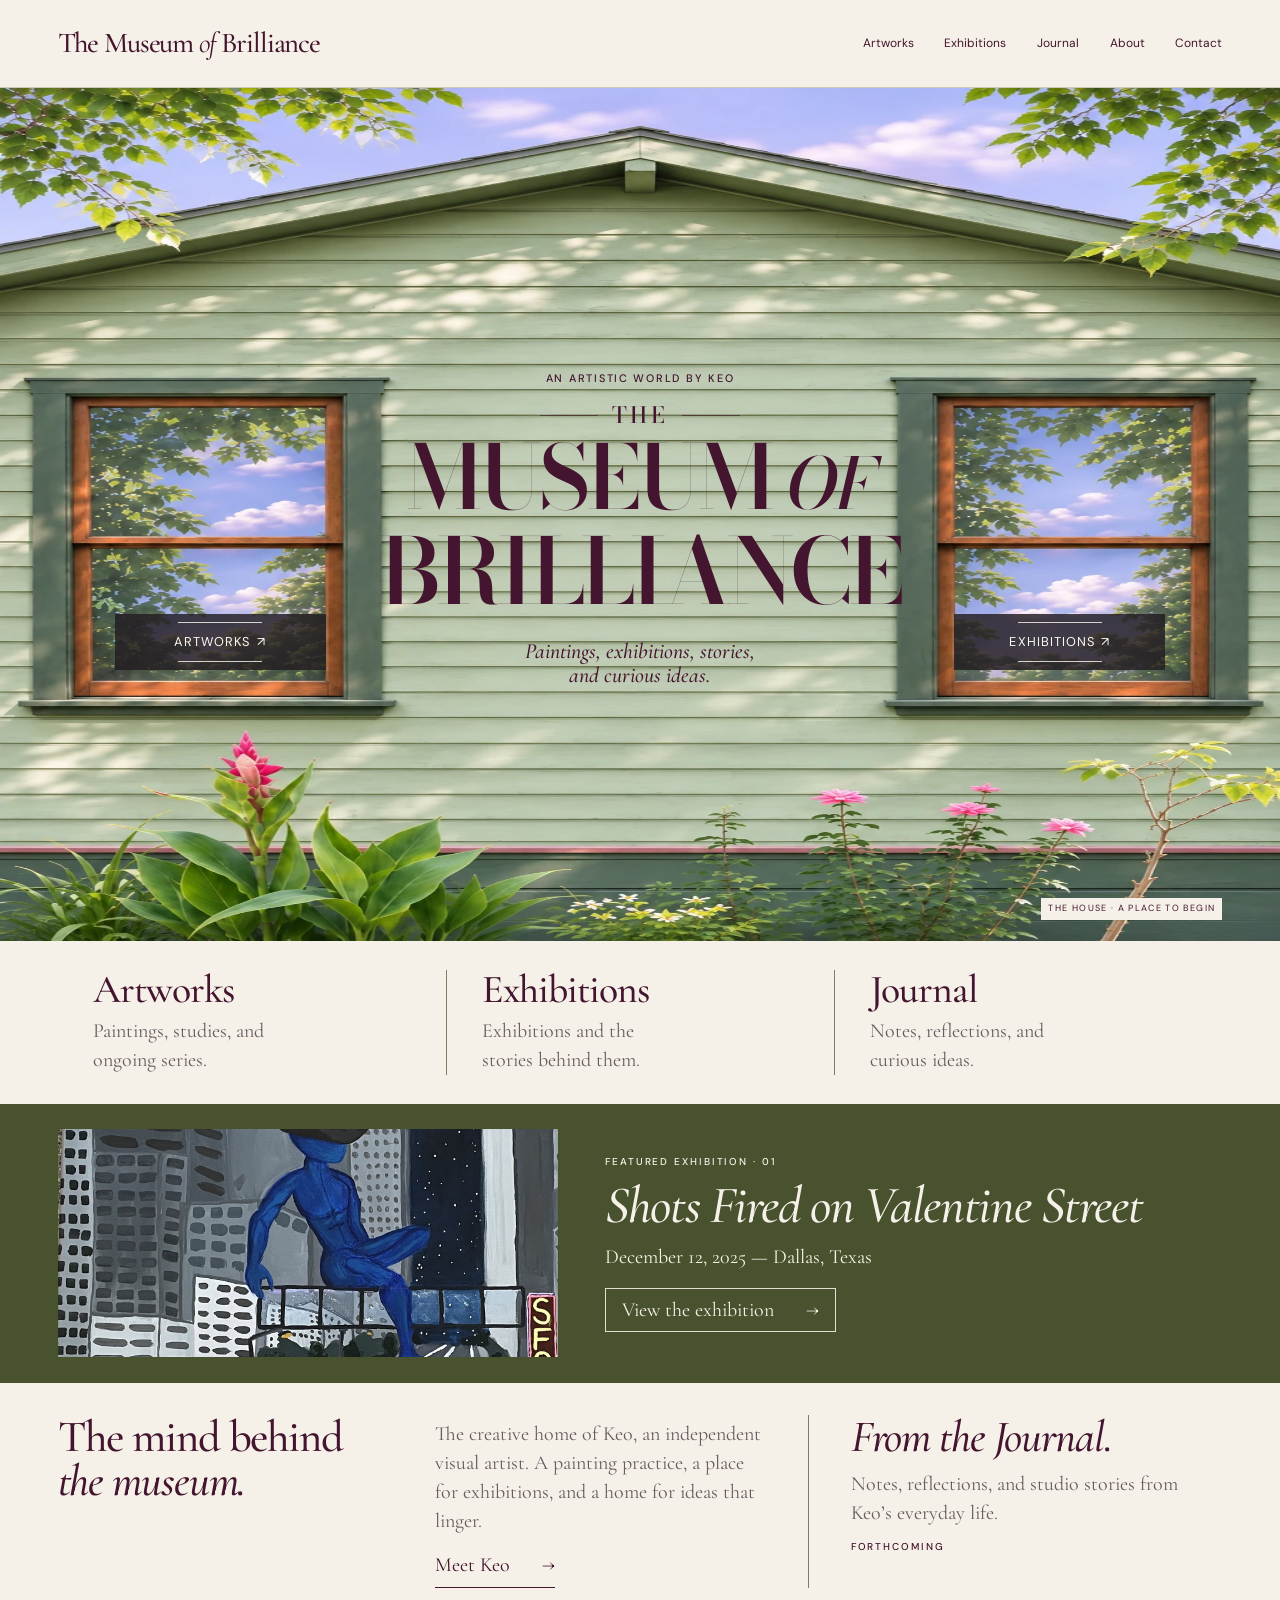
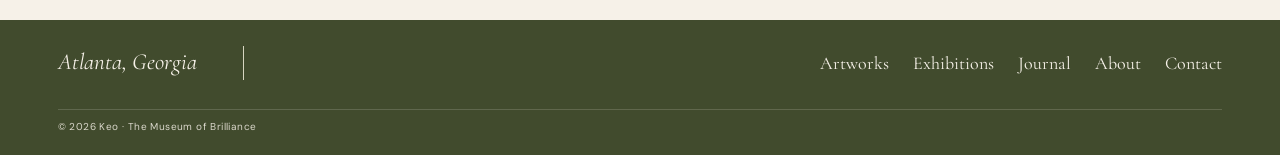
<file: index.html>
<!DOCTYPE html>
<html lang="en">
<head>
  <meta charset="UTF-8">
  <meta name="viewport" content="width=device-width, initial-scale=1">
  <title>The Museum of Brilliance — An artistic world by Keo</title>
  <meta name="description" content="The creative home of Keo, an independent visual artist in Atlanta, Georgia. Paintings, multimedia, exhibitions, and writing.">
  <meta name="theme-color" content="#eae9df">
  <link rel="icon" href="favicon.ico" sizes="32x32">
  <link rel="apple-touch-icon" href="apple-touch-icon.png">
  <link rel="preconnect" href="https://fonts.googleapis.com">
  <link rel="preconnect" href="https://fonts.gstatic.com" crossorigin>
  <link href="https://fonts.googleapis.com/css2?family=Bodoni+Moda:ital,wght@0,500;0,600;1,500&family=Cormorant+Garamond:ital,wght@0,400;0,500;0,600;1,400;1,500&family=DM+Sans:wght@400;500&display=swap" rel="stylesheet">
  <link rel="preload" as="image" href="images/home-house-desktop.webp" media="(min-width: 641px)">
  <link rel="preload" as="image" href="images/home-house-mobile.webp" media="(max-width: 640px)">
  <link rel="stylesheet" href="css/home.css">
  <script src="js/home.js" defer></script>
</head>
<body>
  <a class="skip-link" href="#main">Skip to content</a>
  <header class="masthead">
    <a class="wordmark" href="index.html" aria-label="The Museum of Brilliance — home">The Museum <em>of</em> Brilliance</a>
    <button class="menu-toggle" type="button" aria-expanded="false" aria-controls="primary-nav" hidden>
      <span>Menu</span><span class="menu-icon" aria-hidden="true"></span>
    </button>
    <nav id="primary-nav" class="primary-nav" aria-label="Main navigation">
      <a href="selected-works.html">Artworks</a>
      <a href="work.html">Exhibitions</a>
      <a href="#journal">Journal</a>
      <a href="biography.html">About</a>
      <a href="inquiries.html">Contact</a>
    </nav>
  </header>
  <main id="main">
    <section class="house" aria-labelledby="museum-title">
      <picture class="house-scene" aria-hidden="true">
        <source media="(max-width: 640px)" srcset="images/home-house-mobile.webp">
        <img src="images/home-house-desktop.webp" alt="" width="1536" height="1024" fetchpriority="high">
      </picture>
      <div class="house-title">
        <p class="eyebrow house-byline">An artistic world by Keo</p>
        <h1 id="museum-title"><span class="title-the">The</span><span class="title-museum">Museum <em>OF</em></span><span class="title-brilliance">Brilliance</span></h1>
        <p class="house-note">Paintings, exhibitions, stories,<br>and curious ideas.</p>
      </div>
      <a class="window window-artworks" href="selected-works.html">
        <span class="window-label">Artworks <span aria-hidden="true">↗</span></span>
      </a>
      <a class="window window-exhibitions" href="work.html">
        <span class="window-label">Exhibitions <span aria-hidden="true">↗</span></span>
      </a>
      <span class="house-caption" aria-hidden="true">The house · A place to begin</span>
    </section>
    <nav class="welcome section-wrap section-directory" aria-label="Explore the museum">
      <a class="directory-item" href="selected-works.html">
        <h2>Artworks</h2>
        <p>Paintings, studies, and<br>ongoing series.</p>
      </a>
      <a class="directory-item" href="work.html">
        <h2>Exhibitions</h2>
        <p>Exhibitions and the<br>stories behind them.</p>
      </a>
      <a class="directory-item" href="#journal">
        <h2>Journal</h2>
        <p>Notes, reflections, and<br>curious ideas.</p>
      </a>
    </nav>
    <section class="featured section-wrap" aria-labelledby="featured-title">
      <a class="featured-image" href="exhibitions/shots-fired-on-valentine-st.html" aria-label="View Shots Fired on Valentine Street">
        <img src="images/home-tile-on-view.jpg" alt="Installation view of Shots Fired on Valentine Street" width="1200" height="900" loading="lazy">
      </a>
      <div class="featured-copy">
        <p class="eyebrow">Featured exhibition · 01</p>
        <h2 id="featured-title"><em>Shots Fired on Valentine Street</em></h2>
        <p class="exhibition-date"><time datetime="2025-12-12">December 12, 2025</time><span aria-hidden="true"> — </span>Dallas, Texas</p>
        <a class="text-link" href="exhibitions/shots-fired-on-valentine-st.html">View the exhibition <span aria-hidden="true">→</span></a>
      </div>
    </section>
    <section class="notes section-wrap" aria-label="More from the museum">
      <div class="artist-note">
        <h2>The mind behind<br><em>the museum.</em></h2>
        <div class="artist-copy">
          <p>The creative home of Keo, an independent visual artist. A painting practice, a place for exhibitions, and a home for ideas that linger.</p>
          <a class="text-link" href="biography.html">Meet Keo <span aria-hidden="true">→</span></a>
        </div>
      </div>
      <div class="journal-note" id="journal">
        <h2><em>From the Journal.</em></h2>
        <p>Notes, reflections, and studio stories from Keo’s everyday life.</p>
        <p class="eyebrow journal-status">Forthcoming</p>
      </div>
    </section>
  </main>
  <footer class="footer">
    <p class="footer-location">Atlanta, Georgia</p>
    <nav aria-label="Footer navigation">
      <a href="selected-works.html">Artworks</a><a href="work.html">Exhibitions</a><a href="#journal">Journal</a><a href="biography.html">About</a><a href="inquiries.html">Contact</a>
    </nav>
    <p class="copyright">© 2026 Keo · The Museum of Brilliance</p>
  </footer>
</body>
</html>
</file>
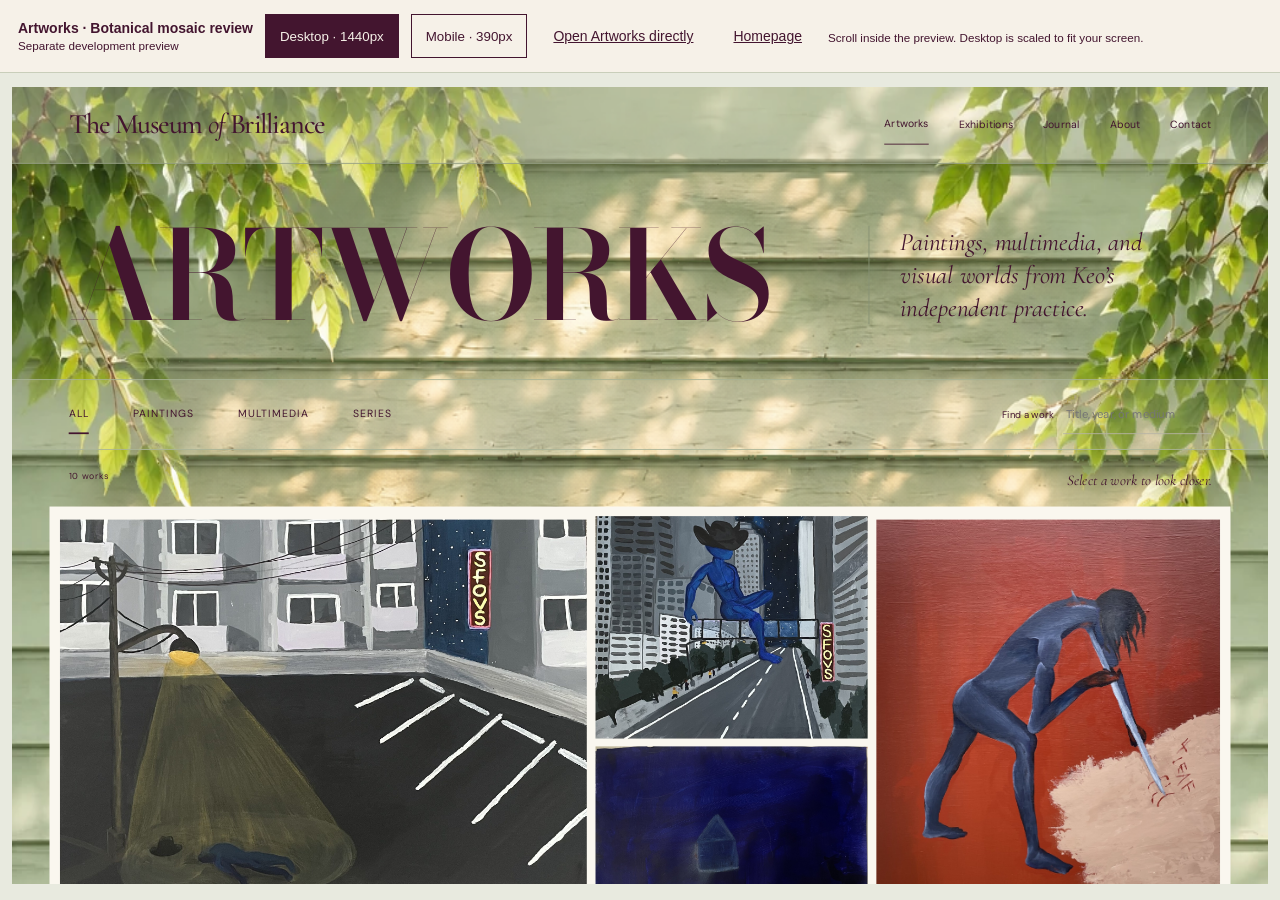
<file: artworks-review.html>
<!doctype html>
<html lang="en">
<head>
  <meta charset="utf-8">
  <meta name="viewport" content="width=device-width, initial-scale=1">
  <meta name="robots" content="noindex,nofollow">
  <title>Artworks — Desktop and mobile review</title>
  <style>
    *{box-sizing:border-box}body{margin:0;background:#e8eadf;color:#43152f;font:14px Arial,sans-serif}
    header{padding:14px 18px;display:flex;flex-wrap:wrap;align-items:center;gap:12px;background:#f6f1e8;border-bottom:1px solid #c9ceba}
    button,a{padding:10px 14px;color:inherit}button{border:1px solid #43152f;background:transparent;min-height:44px;cursor:pointer}
    button[aria-pressed=true]{background:#43152f;color:#f6f1e8}small{display:block;margin-top:3px}
    #stage{margin:14px auto;overflow:hidden;background:#dce4d0}iframe{display:block;border:0;transform-origin:top left;background:#dce4d0}
  </style>
</head>
<body>
  <header id="review-header">
    <div><strong>Artworks · Botanical mosaic review</strong><small>Separate development preview</small></div>
    <button type="button" data-width="1440" aria-pressed="true">Desktop · 1440px</button>
    <button type="button" data-width="390" aria-pressed="false">Mobile · 390px</button>
    <a href="selected-works.html">Open Artworks directly</a>
    <a href="index.html">Homepage</a>
    <small>Scroll inside the preview. Desktop is scaled to fit your screen.</small>
  </header>
  <main id="stage"><iframe id="review-frame" src="selected-works.html" title="Artworks page at the selected screen width"></iframe></main>
  <script>
    (() => {
      let width = 1440;
      const stage = document.querySelector('#stage');
      const frame = document.querySelector('#review-frame');
      const buttons = [...document.querySelectorAll('button[data-width]')];
      function fit() {
        const available = Math.max(250, document.documentElement.clientWidth - 24);
        const scale = Math.min(1, available / width);
        const height = Math.max(320, window.innerHeight - document.querySelector('#review-header').offsetHeight - 30);
        stage.style.width = width * scale + 'px';
        stage.style.height = height + 'px';
        frame.style.width = width + 'px';
        frame.style.height = height / scale + 'px';
        frame.style.transform = 'scale(' + scale + ')';
        buttons.forEach(button => button.setAttribute('aria-pressed', String(Number(button.dataset.width) === width)));
      }
      buttons.forEach(button => button.addEventListener('click', () => { width = Number(button.dataset.width); fit(); }));
      window.addEventListener('resize', fit);
      fit();
    })();
  </script>
</body>
</html>
</file>
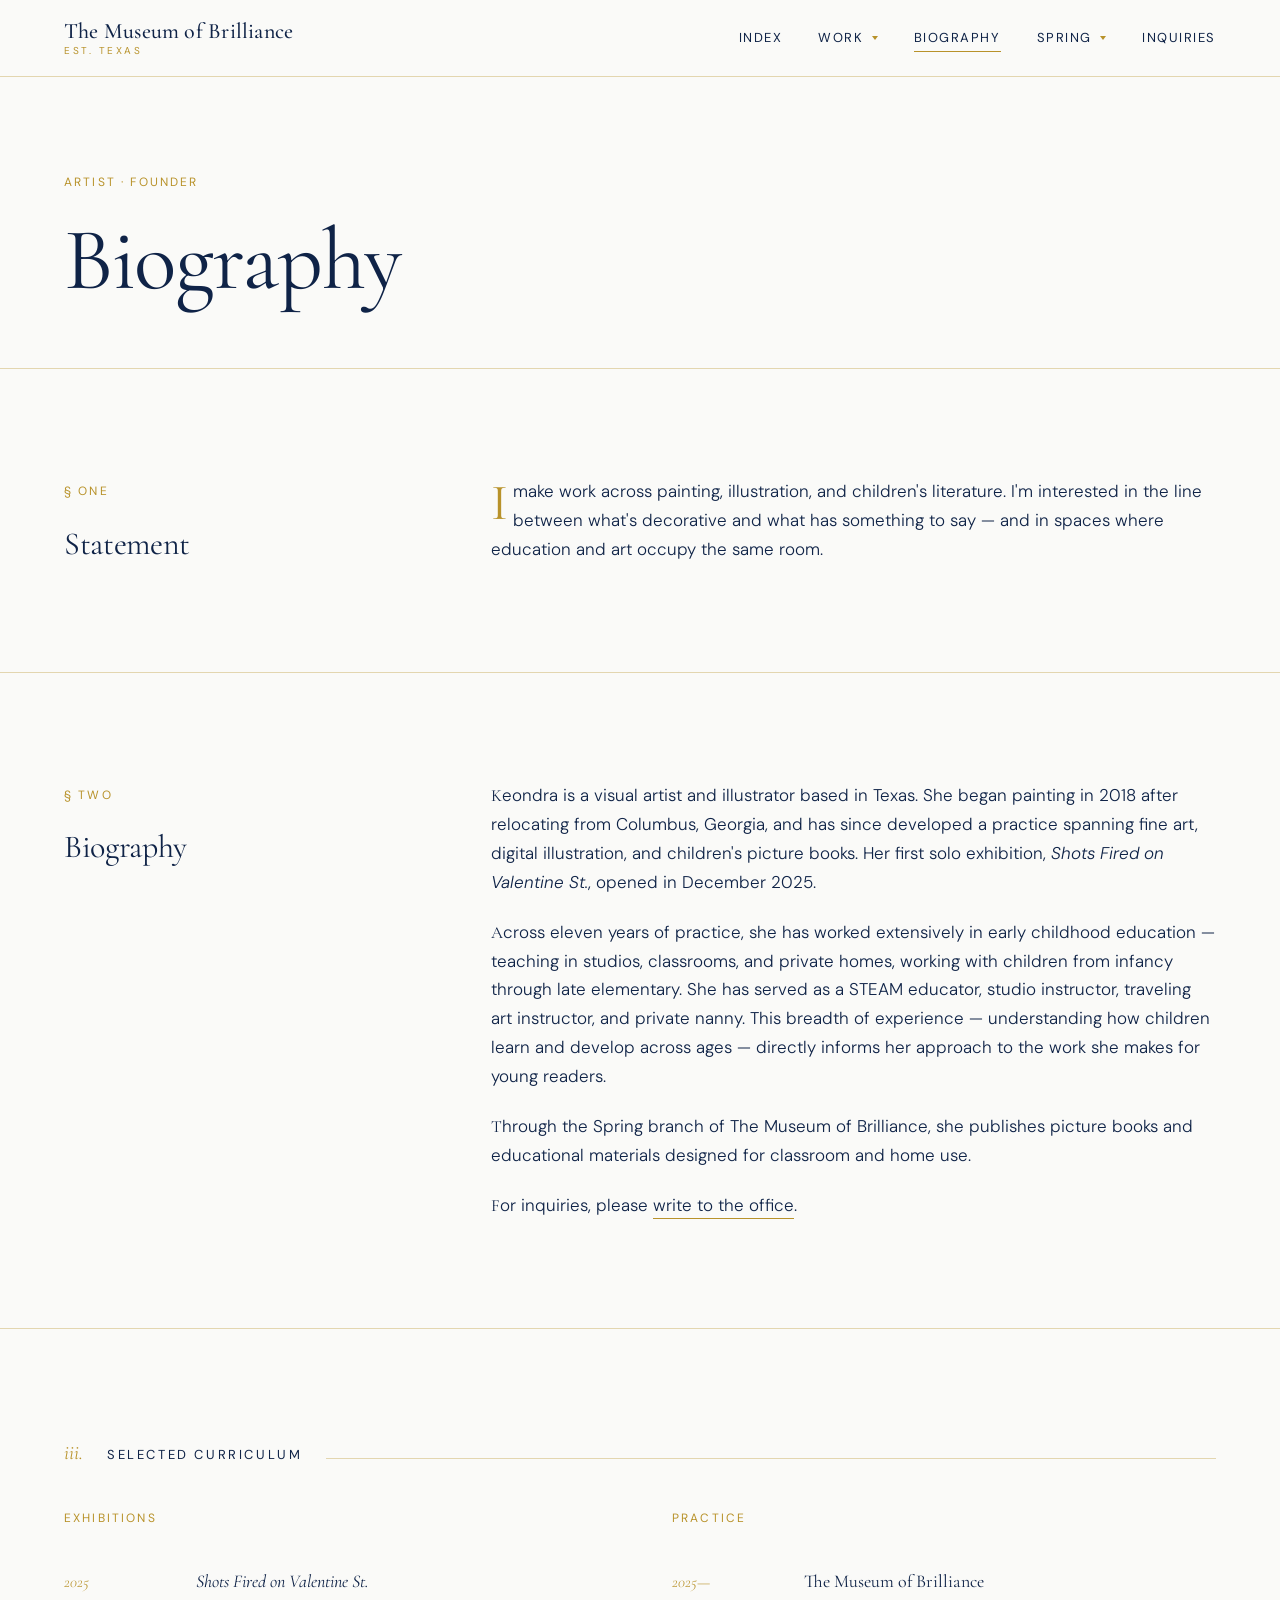
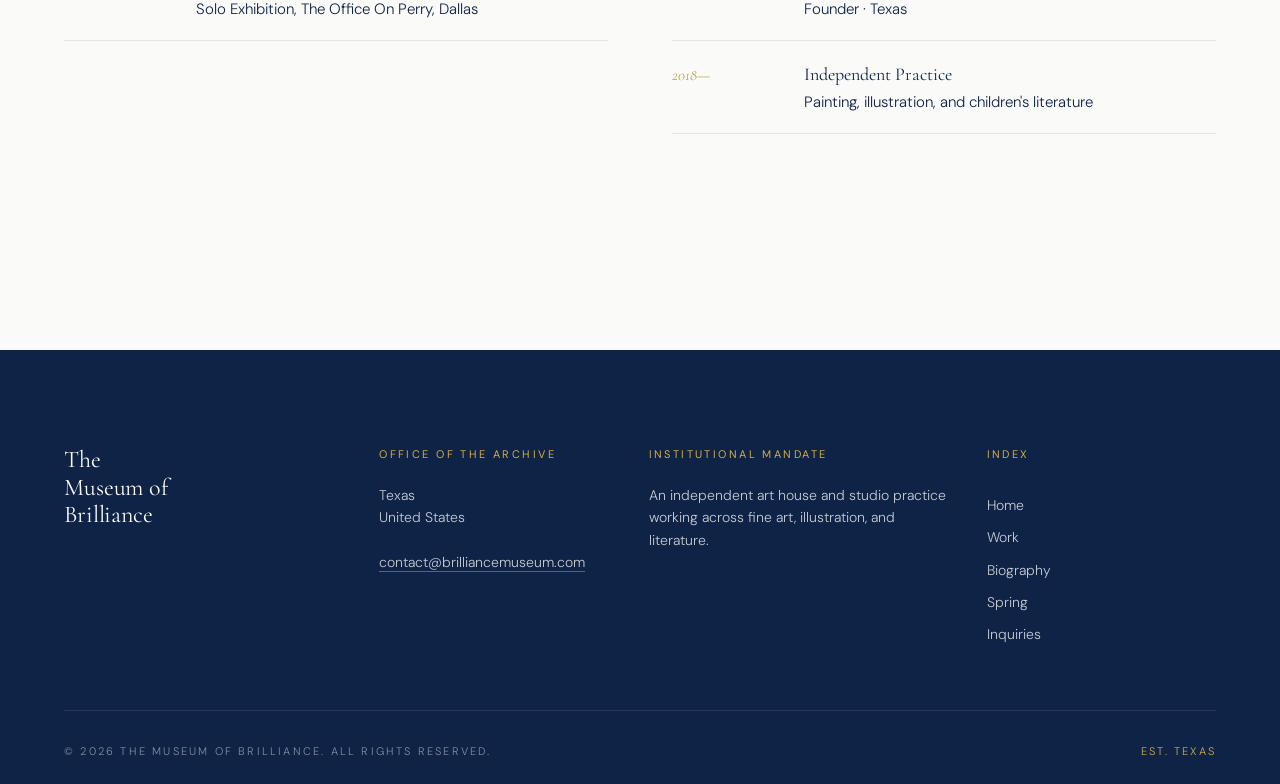
<file: biography.html>
<!DOCTYPE html>
<html lang="en">
<head>
  <!-- Google tag (gtag.js) -->
  <script async src="https://www.googletagmanager.com/gtag/js?id=G-L1F5WH5GK0"></script>
  <script>
    window.dataLayer = window.dataLayer || [];
    function gtag(){dataLayer.push(arguments);}
    gtag('js', new Date());
    gtag('config', 'G-L1F5WH5GK0');
  </script>
  <meta charset="UTF-8">
  <meta name="viewport" content="width=device-width, initial-scale=1.0">
  <title>Biography · The Museum of Brilliance</title>
  <meta name="description" content="Biography and artist statement.">
  <link rel="preconnect" href="https://fonts.googleapis.com">
  <link rel="preconnect" href="https://fonts.gstatic.com" crossorigin>
  <link href="https://fonts.googleapis.com/css2?family=Cormorant+Garamond:ital,wght@0,300;0,400;0,500;1,300;1,400&family=DM+Sans:wght@300;400;500&display=swap" rel="stylesheet">
  <link rel="stylesheet" href="css/style.css">
  <link rel="icon" href="/favicon.ico" sizes="32x32">
  <link rel="apple-touch-icon" href="/apple-touch-icon.png">
</head>
<body>

  <header class="site-header">
    <div class="site-header__inner">
      <a href="index.html" class="brand">
        The Museum of Brilliance
        <small>Est. Texas</small>
      </a>
      <button class="nav-toggle" aria-label="Toggle menu" aria-expanded="false">☰</button>
  <nav class="nav">
        <a href="index.html">Index</a>
        <div class="nav__item">
          <button class="nav__dropdown-trigger">Work <span class="nav__dropdown-arrow"></span></button>
          <div class="nav__dropdown">
            <a href="exhibitions/shots-fired-on-valentine-st.html">Shots Fired on Valentine St.</a>
            <a href="selected-works.html">Selected Works</a>
          </div>
        </div>
        <a href="biography.html" aria-current="page">Biography</a>
        <div class="nav__item">
          <button class="nav__dropdown-trigger">Spring <span class="nav__dropdown-arrow"></span></button>
          <div class="nav__dropdown">
            <a href="spring.html">Spring</a>
            <a href="spring/portfolio.html">Portfolio</a>
            <a href="spring/books.html">Books</a>
          </div>
        </div>
        <a href="inquiries.html">Inquiries</a>
      </nav>
    </div>
  </header>

  <main>
    <section class="container page-header">
      <span class="label label--brass page-header__label reveal">Artist · Founder</span>
      <h1 class="page-header__title reveal">Biography</h1>
    </section>

    <section class="container section">
      <div class="two-col">
        <div class="two-col__aside">
          <span class="label label--brass">§ One</span>
          <h2 class="display display--sm mt-3">Statement</h2>
        </div>
        <div class="prose">
          <p>
            I make work across painting, illustration, and children's literature. I'm interested in the line between what's decorative and what has something to say &mdash; and in spaces where education and art occupy the same room.
          </p>
        </div>
      </div>
    </section>

    <hr class="rule">

    <section class="container section">
      <div class="two-col">
        <div class="two-col__aside">
          <span class="label label--brass">§ Two</span>
          <h2 class="display display--sm mt-3">Biography</h2>
        </div>
        <div class="prose prose--plain">
          <p>
            Keondra is a visual artist and illustrator based in Texas. She began painting in 2018 after relocating from Columbus, Georgia, and has since developed a practice spanning fine art, digital illustration, and children's picture books. Her first solo exhibition, <em>Shots Fired on Valentine St.</em>, opened in December 2025.
          </p>
          <p>
            Across eleven years of practice, she has worked extensively in early childhood education &mdash; teaching in studios, classrooms, and private homes, working with children from infancy through late elementary. She has served as a STEAM educator, studio instructor, traveling art instructor, and private nanny. This breadth of experience &mdash; understanding how children learn and develop across ages &mdash; directly informs her approach to the work she makes for young readers.
          </p>
          <p>
            Through the Spring branch of The Museum of Brilliance, she publishes picture books and educational materials designed for classroom and home use.
          </p>
          <p>
            For inquiries, please <a href="inquiries.html" style="border-bottom: 1px solid var(--brass); padding-bottom: 2px;">write to the office</a>.
          </p>
        </div>
      </div>
    </section>

    <hr class="rule">

    <section class="container section">
      <div class="section-title">
        <span class="section-title__number">iii.</span>
        <span class="section-title__text">Selected Curriculum</span>
        <span class="section-title__rule"></span>
      </div>

      <div class="two-col" style="grid-template-columns: 1fr 1fr; gap: var(--space-5);">
        <div>
          <p class="label label--brass mb-4">Exhibitions</p>
          <ul class="info-list">
            <li class="info-list__item">
              <span class="info-list__year">2025</span>
              <div class="info-list__body">
                <strong><em>Shots Fired on Valentine St.</em></strong>
                Solo Exhibition, The Office On Perry, Dallas
              </div>
            </li>
          </ul>
        </div>

        <div>
          <p class="label label--brass mb-4">Practice</p>
          <ul class="info-list">
            <li class="info-list__item">
              <span class="info-list__year">2025&mdash;</span>
              <div class="info-list__body">
                <strong>The Museum of Brilliance</strong>
                Founder · Texas
              </div>
            </li>
            <li class="info-list__item">
              <span class="info-list__year">2018&mdash;</span>
              <div class="info-list__body">
                <strong>Independent Practice</strong>
                Painting, illustration, and children's literature
              </div>
            </li>
          </ul>
        </div>
      </div>
    </section>
  </main>

  <footer class="site-footer">
    <div class="container">
      <div class="site-footer__grid">
        <div>
          <h3 class="site-footer__brand">The Museum of Brilliance</h3>
        </div>
        <div>
          <p class="site-footer__label">Office of the Archive</p>
          <p class="site-footer__text">
            Texas<br>
            United States<br><br>
            <a href="mailto:contact@brilliancemuseum.com">contact@brilliancemuseum.com</a>
          </p>
        </div>
        <div>
          <p class="site-footer__label">Institutional Mandate</p>
          <p class="site-footer__text">
            An independent art house and studio practice working across fine art, illustration, and literature.
          </p>
        </div>
        <nav class="site-footer__nav" aria-label="Footer">
          <p class="site-footer__label">Index</p>
          <a href="index.html">Home</a>
          <a href="work.html">Work</a>
          <a href="biography.html">Biography</a>
          <a href="spring.html">Spring</a>
          <a href="inquiries.html">Inquiries</a>
        </nav>
      </div>
      <div class="site-footer__bottom">
        <span>© 2026 The Museum of Brilliance. All rights reserved.</span>
        <span>Est. Texas</span>
      </div>
    </div>
  </footer>

  <script>
    document.querySelector('.nav-toggle')?.addEventListener('click', (e) => {
      const nav = document.querySelector('.nav');
      const expanded = e.currentTarget.getAttribute('aria-expanded') === 'true';
      e.currentTarget.setAttribute('aria-expanded', String(!expanded));
      nav.classList.toggle('is-open');
    });
    // Dropdown nav
    document.querySelectorAll('.nav__item').forEach(item => {
      const trigger = item.querySelector('.nav__dropdown-trigger');
      trigger.addEventListener('click', (e) => {
        e.stopPropagation();
        document.querySelectorAll('.nav__item.is-open').forEach(other => {
          if (other !== item) other.classList.remove('is-open');
        });
        item.classList.toggle('is-open');
      });
      item.addEventListener('mouseenter', () => {
        if (window.innerWidth > 640) item.classList.add('is-open');
      });
      item.addEventListener('mouseleave', () => {
        if (window.innerWidth > 640) item.classList.remove('is-open');
      });
    });
    document.addEventListener('click', () => {
      document.querySelectorAll('.nav__item.is-open').forEach(item => {
        item.classList.remove('is-open');
      });
    });
  </script>

</body>
</html>
</file>
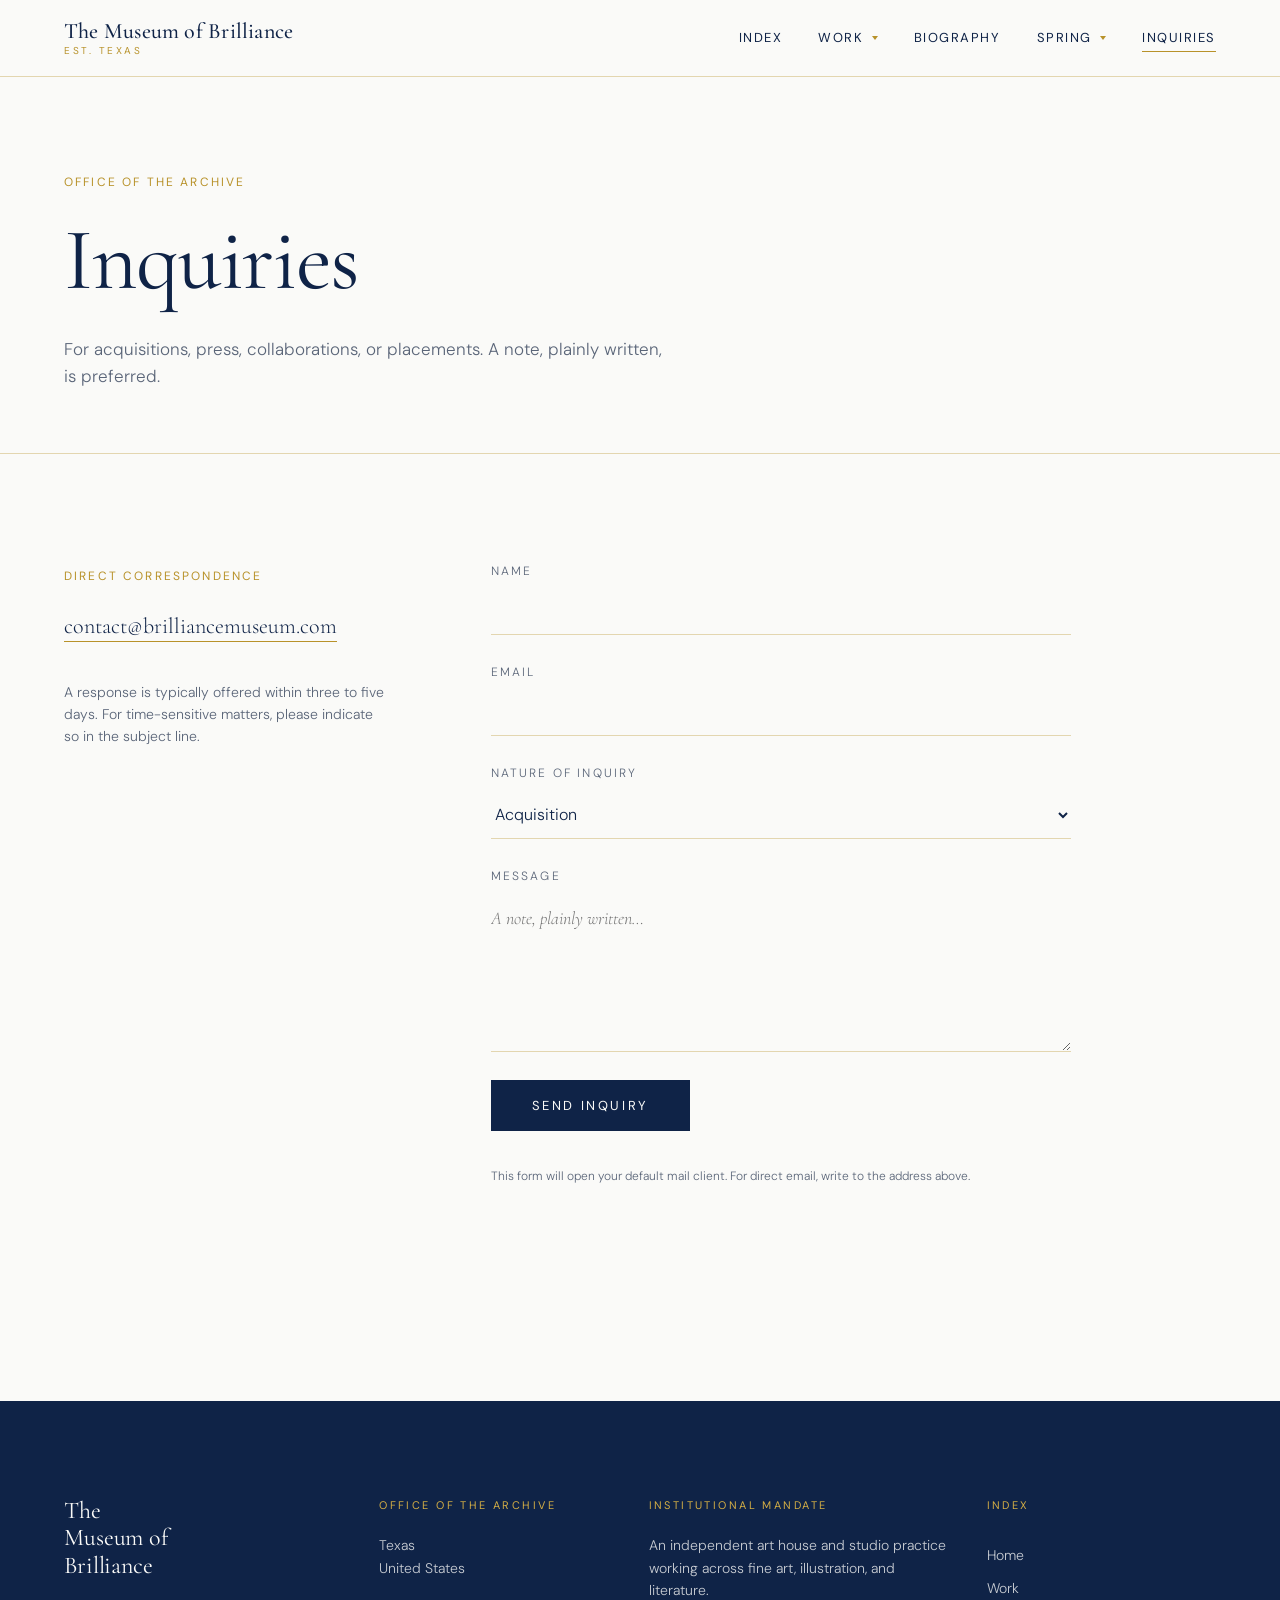
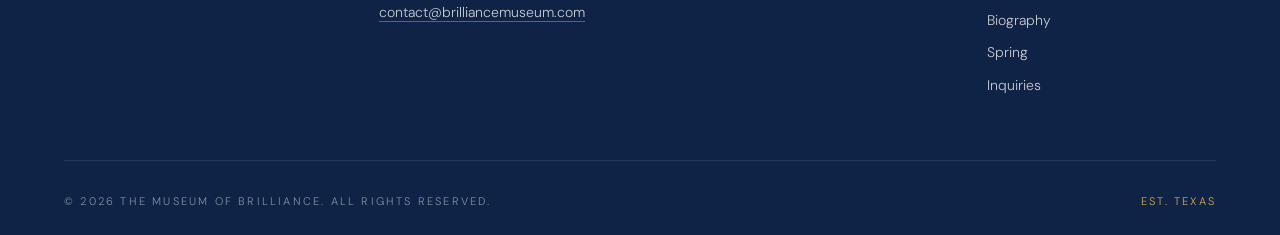
<file: inquiries.html>
<!DOCTYPE html>
<html lang="en">
<head>
  <!-- Google tag (gtag.js) -->
  <script async src="https://www.googletagmanager.com/gtag/js?id=G-L1F5WH5GK0"></script>
  <script>
    window.dataLayer = window.dataLayer || [];
    function gtag(){dataLayer.push(arguments);}
    gtag('js', new Date());
    gtag('config', 'G-L1F5WH5GK0');
  </script>
  <meta charset="UTF-8">
  <meta name="viewport" content="width=device-width, initial-scale=1.0">
  <title>Inquiries · The Museum of Brilliance</title>
  <meta name="description" content="Inquiries for The Museum of Brilliance.">
  <link rel="preconnect" href="https://fonts.googleapis.com">
  <link rel="preconnect" href="https://fonts.gstatic.com" crossorigin>
  <link href="https://fonts.googleapis.com/css2?family=Cormorant+Garamond:ital,wght@0,300;0,400;0,500;1,300;1,400&family=DM+Sans:wght@300;400;500&display=swap" rel="stylesheet">
  <link rel="stylesheet" href="css/style.css">
  <link rel="icon" href="/favicon.ico" sizes="32x32">
  <link rel="apple-touch-icon" href="/apple-touch-icon.png">
</head>
<body>

  <header class="site-header">
    <div class="site-header__inner">
      <a href="index.html" class="brand">
        The Museum of Brilliance
        <small>Est. Texas</small>
      </a>
      <button class="nav-toggle" aria-label="Toggle menu" aria-expanded="false">☰</button>
      <nav class="nav">
        <a href="index.html">Index</a>
        <div class="nav__item">
          <button class="nav__dropdown-trigger">Work <span class="nav__dropdown-arrow"></span></button>
          <div class="nav__dropdown">
            <a href="exhibitions/shots-fired-on-valentine-st.html">Shots Fired on Valentine St.</a>
            <a href="selected-works.html">Selected Works</a>
          </div>
        </div>
        <a href="biography.html">Biography</a>
        <div class="nav__item">
          <button class="nav__dropdown-trigger">Spring <span class="nav__dropdown-arrow"></span></button>
          <div class="nav__dropdown">
            <a href="spring.html">Spring</a>
            <a href="spring/portfolio.html">Portfolio</a>
            <a href="spring/books.html">Books</a>
          </div>
        </div>
        <a href="inquiries.html" aria-current="page">Inquiries</a>
      </nav>
    </div>
  </header>

  <main>
    <section class="container page-header">
      <span class="label label--brass page-header__label reveal">Office of the Archive</span>
      <h1 class="page-header__title reveal">Inquiries</h1>
      <p class="page-header__lede reveal">
        For acquisitions, press, collaborations, or placements. A note, plainly written, is preferred.
      </p>
    </section>

    <section class="container section">
      <div class="two-col">
        <div class="two-col__aside">
          <span class="label label--brass">Direct Correspondence</span>
          <div class="mt-3" style="font-family: 'Cormorant Garamond', serif; font-size: 1.375rem; line-height: 1.4;">
            <a href="mailto:contact@brilliancemuseum.com" style="border-bottom: 1px solid var(--brass); padding-bottom: 2px;">contact@brilliancemuseum.com</a>
          </div>
          <p class="mt-4" style="font-size: 0.875rem; color: var(--text-muted); line-height: 1.55; max-width: 32ch;">
            A response is typically offered within three to five days. For time-sensitive matters, please indicate so in the subject line.
          </p>
        </div>

        <form class="form" action="mailto:contact@brilliancemuseum.com" method="post" enctype="text/plain">
          <div class="form-field">
            <label for="name">Name</label>
            <input type="text" id="name" name="name" required>
          </div>

          <div class="form-field">
            <label for="email">Email</label>
            <input type="email" id="email" name="email" required>
          </div>

          <div class="form-field">
            <label for="subject">Nature of Inquiry</label>
            <select id="subject" name="subject">
              <option value="acquisition">Acquisition</option>
              <option value="press">Press</option>
              <option value="collaboration">Collaboration</option>
              <option value="placement">Placement · Spring Branch</option>
              <option value="other">Other</option>
            </select>
          </div>

          <div class="form-field">
            <label for="message">Message</label>
            <textarea id="message" name="message" rows="6" placeholder="A note, plainly written…" required></textarea>
          </div>

          <button type="submit" class="button">Send Inquiry</button>

          <p class="muted" style="font-size: 0.75rem; line-height: 1.5; margin-top: 0.5rem;">
            This form will open your default mail client. For direct email, write to the address above.
          </p>
        </form>
      </div>
    </section>
  </main>

  <footer class="site-footer">
    <div class="container">
      <div class="site-footer__grid">
        <div>
          <h3 class="site-footer__brand">The Museum of Brilliance</h3>
        </div>
        <div>
          <p class="site-footer__label">Office of the Archive</p>
          <p class="site-footer__text">
            Texas<br>
            United States<br><br>
            <a href="mailto:contact@brilliancemuseum.com">contact@brilliancemuseum.com</a>
          </p>
        </div>
        <div>
          <p class="site-footer__label">Institutional Mandate</p>
          <p class="site-footer__text">
            An independent art house and studio practice working across fine art, illustration, and literature.
          </p>
        </div>
        <nav class="site-footer__nav" aria-label="Footer">
          <p class="site-footer__label">Index</p>
          <a href="index.html">Home</a>
          <a href="work.html">Work</a>
          <a href="biography.html">Biography</a>
          <a href="spring.html">Spring</a>
          <a href="inquiries.html">Inquiries</a>
        </nav>
      </div>
      <div class="site-footer__bottom">
        <span>© 2026 The Museum of Brilliance. All rights reserved.</span>
        <span>Est. Texas</span>
      </div>
    </div>
  </footer>

  <script>
    document.querySelector('.nav-toggle')?.addEventListener('click', (e) => {
      const nav = document.querySelector('.nav');
      const expanded = e.currentTarget.getAttribute('aria-expanded') === 'true';
      e.currentTarget.setAttribute('aria-expanded', String(!expanded));
      nav.classList.toggle('is-open');
    });
    // Dropdown nav
    document.querySelectorAll('.nav__item').forEach(item => {
      const trigger = item.querySelector('.nav__dropdown-trigger');
      trigger.addEventListener('click', (e) => {
        e.stopPropagation();
        document.querySelectorAll('.nav__item.is-open').forEach(other => {
          if (other !== item) other.classList.remove('is-open');
        });
        item.classList.toggle('is-open');
      });
      item.addEventListener('mouseenter', () => {
        if (window.innerWidth > 640) item.classList.add('is-open');
      });
      item.addEventListener('mouseleave', () => {
        if (window.innerWidth > 640) item.classList.remove('is-open');
      });
    });
    document.addEventListener('click', () => {
      document.querySelectorAll('.nav__item.is-open').forEach(item => {
        item.classList.remove('is-open');
      });
    });
  </script>

</body>
</html>
</file>
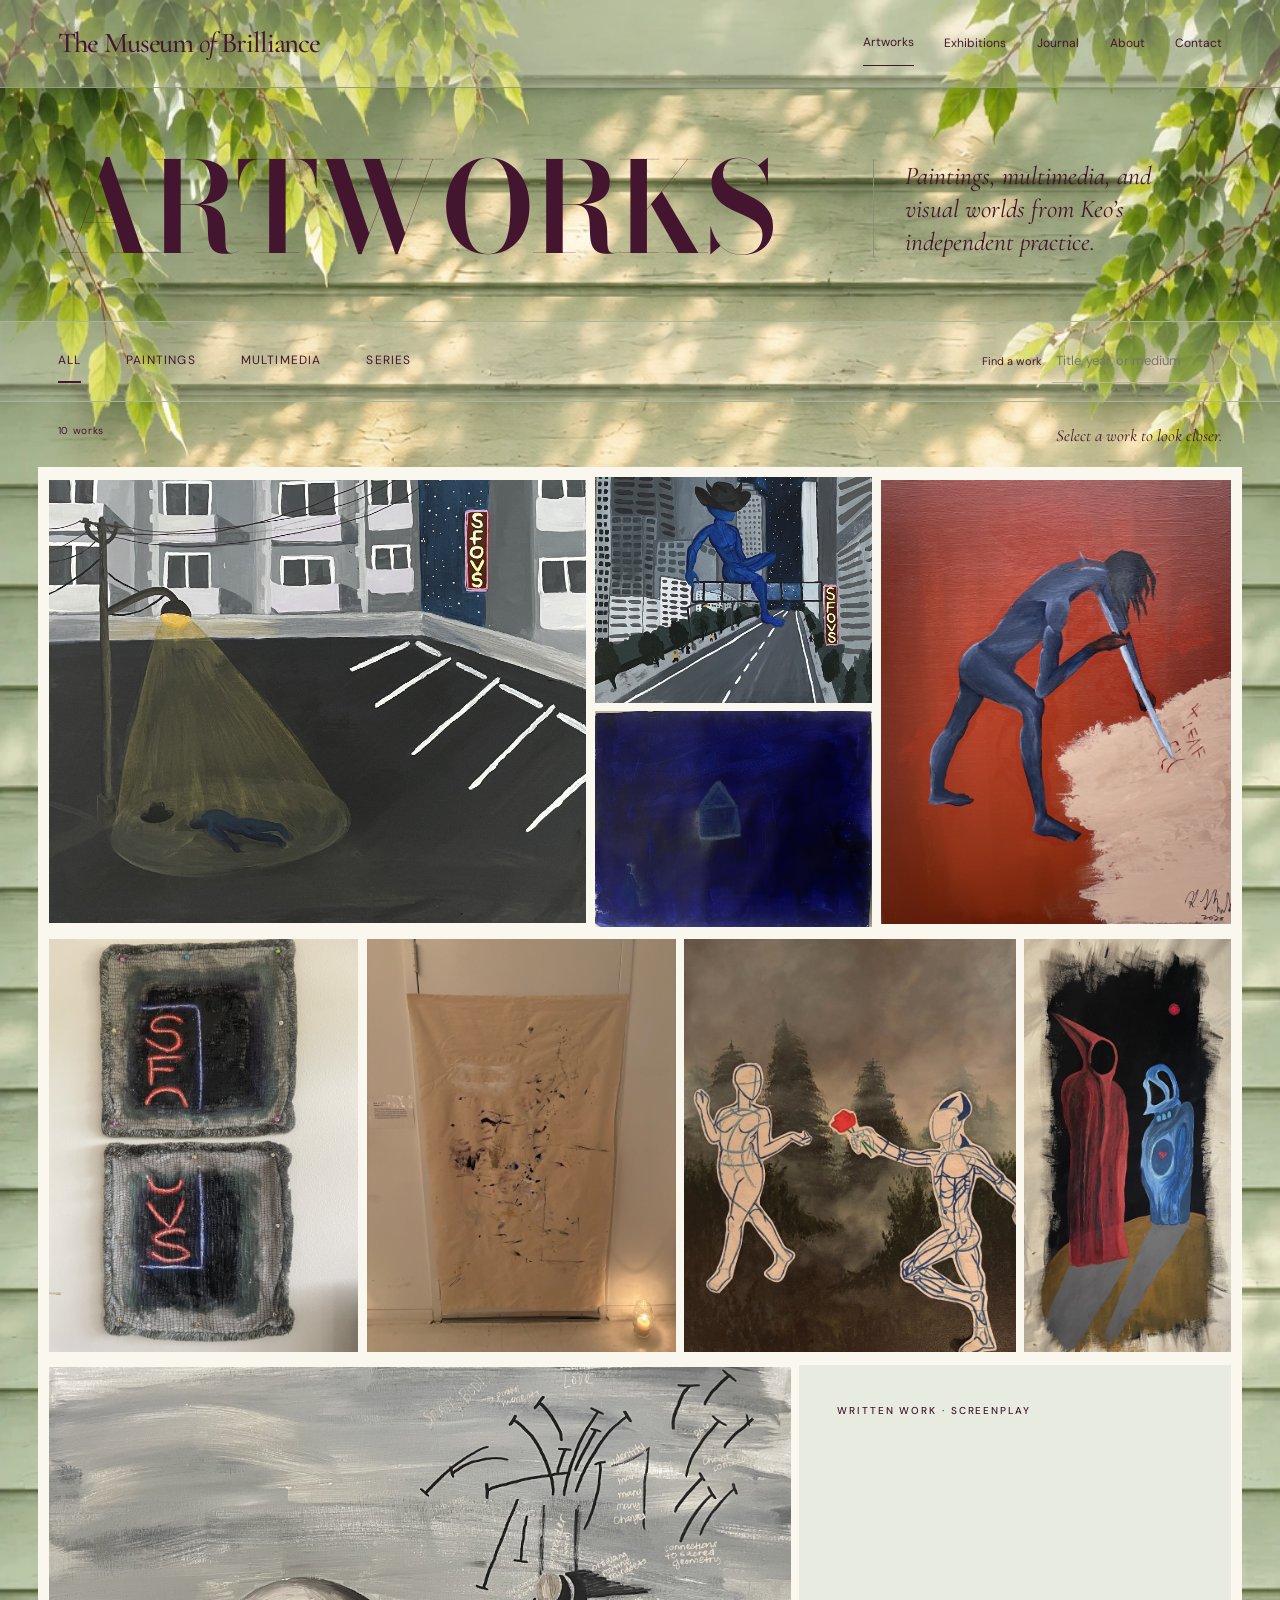
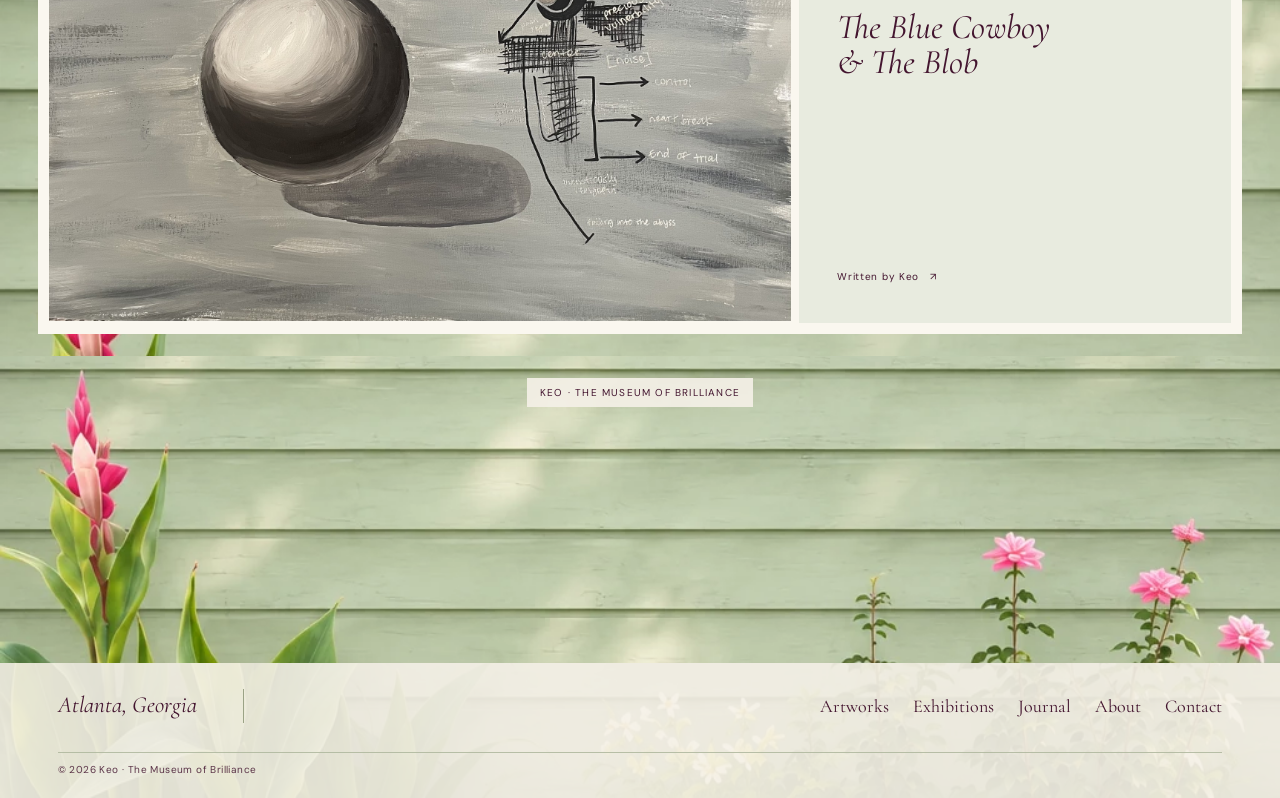
<file: selected-works.html>
<!DOCTYPE html>
<html lang="en">
<head>
  <meta charset="UTF-8">
  <meta name="viewport" content="width=device-width, initial-scale=1">
  <title>Artworks — The Museum of Brilliance</title>
  <meta name="description" content="Paintings, multimedia, and visual worlds by Keo. Explore individual works and their stories at The Museum of Brilliance.">
  <meta name="theme-color" content="#f6f1e8">
  <link rel="icon" href="favicon.ico" sizes="32x32">
  <link rel="apple-touch-icon" href="apple-touch-icon.png">
  <link rel="preconnect" href="https://fonts.googleapis.com">
  <link rel="preconnect" href="https://fonts.gstatic.com" crossorigin>
  <link href="https://fonts.googleapis.com/css2?family=Bodoni+Moda:ital,wght@0,500;0,600;1,500&family=Cormorant+Garamond:ital,wght@0,400;0,500;0,600;1,400;1,500&family=DM+Sans:wght@400;500&display=swap" rel="stylesheet">
  <link rel="stylesheet" href="css/home.css">
  <link rel="stylesheet" href="css/artworks.css">
  <script src="js/home.js" defer></script>
  <script src="js/artworks.js" defer></script>
</head>
<body class="artworks-page">
  <a class="skip-link" href="#main">Skip to content</a>
  <header class="masthead">
    <a class="wordmark" href="index.html" aria-label="The Museum of Brilliance — home">The Museum <em>of</em> Brilliance</a>
    <button class="menu-toggle" type="button" aria-expanded="false" aria-controls="primary-nav" hidden>
      <span>Menu</span><span class="menu-icon" aria-hidden="true"></span>
    </button>
    <nav id="primary-nav" class="primary-nav" aria-label="Main navigation">
      <a href="selected-works.html" aria-current="page">Artworks</a>
      <a href="work.html">Exhibitions</a>
      <a href="index.html#journal">Journal</a>
      <a href="biography.html">About</a>
      <a href="inquiries.html">Contact</a>
    </nav>
  </header>
  <main id="main">
    <section class="gallery-intro" aria-labelledby="artworks-title">
      <h1 id="artworks-title">ARTWORKS</h1>
      <p class="intro-copy">Paintings, multimedia, and visual worlds from Keo’s independent practice.</p>
    </section>
    <div class="gallery-tools" id="gallery-tools" hidden>
      <div class="filter-buttons" role="group" aria-label="Filter artworks by category">
        <button type="button" data-filter="all" aria-pressed="true" aria-controls="gallery">All</button>
        <button type="button" data-filter="paintings" aria-pressed="false" aria-controls="gallery">Paintings</button>
        <button type="button" data-filter="multimedia" aria-pressed="false" aria-controls="gallery">Multimedia</button>
        <button type="button" data-filter="series" aria-pressed="false" aria-controls="gallery">Series</button>
      </div>
      <label class="gallery-search" for="artwork-search">Find a work <input type="search" id="artwork-search" placeholder="Title, year, or medium" autocomplete="off"></label>
    </div>
    <div class="gallery-meta"><p id="gallery-status" role="status" aria-live="polite" aria-atomic="true">10 works</p><p>Select a work to look closer.</p></div>
    <noscript><p class="section-wrap">All works are shown. Select a work to read its catalogue entry below.</p></noscript>
    <section class="gallery-grid" id="gallery" aria-label="Artworks gallery">
      <div class="mosaic-group mosaic-group--opening">
      <article class="artwork" data-record="details-work-01" data-categories="paintings" data-search="First Night On The Rooftop 2025 Acrylic on canvas">
        <a class="artwork-view" href="#details-work-01" data-open-work aria-label="View First Night On The Rooftop: details">
          <img src="images/artwork-01-first-night-on-the-rooftop.jpg" alt="First Night On The Rooftop" width="2000" height="1651" fetchpriority="high" decoding="async">
        </a>
        <div class="artwork-caption"><h2>First Night On The Rooftop <span class="caption-year">· 2025</span></h2><p class="work-medium">Acrylic on canvas</p></div>
      </article>
        <div class="mosaic-stack">
      <article class="artwork" data-record="details-work-02" data-categories="paintings" data-search="First Time In Arrival 2025 Acrylic on canvas">
        <a class="artwork-view" href="#details-work-02" data-open-work aria-label="View First Time In Arrival: details">
          <img src="images/artwork-02-first-time-in-arrival.jpg" alt="First Time In Arrival" width="2000" height="1631" loading="lazy" decoding="async">
        </a>
        <div class="artwork-caption"><h2>First Time In Arrival <span class="caption-year">· 2025</span></h2><p class="work-medium">Acrylic on canvas</p></div>
      </article>
      <article class="artwork" data-record="details-work-04" data-categories="paintings" data-search="The Little Blue House 2025 Acrylic and oil pastels on canvas">
        <a class="artwork-view" href="#details-work-04" data-open-work aria-label="View The Little Blue House: details">
          <img src="images/artwork-04-the-little-blue-house.jpg" alt="The Little Blue House" width="2000" height="1555" loading="lazy" decoding="async">
        </a>
        <div class="artwork-caption"><h2>The Little Blue House <span class="caption-year">· 2025</span></h2><p class="work-medium">Acrylic and oil pastels on canvas</p></div>
      </article>
        </div>
      <article class="artwork" data-record="details-work-03" data-categories="paintings" data-search="Cloud To Soil 2023 Acrylic on canvas">
        <a class="artwork-view" href="#details-work-03" data-open-work aria-label="View Cloud To Soil: details">
          <img src="images/artwork-03-cloud-to-soil.jpg" alt="Cloud To Soil" width="1581" height="2000" loading="lazy" decoding="async">
        </a>
        <div class="artwork-caption"><h2>Cloud To Soil <span class="caption-year">· 2023</span></h2><p class="work-medium">Acrylic on canvas</p></div>
      </article>
      </div>
      <div class="mosaic-group mosaic-group--portraits">
      <article class="artwork" data-record="details-work-05" data-categories="paintings" data-search="First Night At Home 2025 Acrylic and oil pastels on pillowcase">
        <a class="artwork-view" href="#details-work-05" data-open-work aria-label="View First Night At Home: details">
          <img src="images/artwork-05-first-night-at-home.jpg" alt="First Night At Home" width="1500" height="2000" loading="lazy" decoding="async">
        </a>
        <div class="artwork-caption"><h2>First Night At Home <span class="caption-year">· 2025</span></h2><p class="work-medium">Acrylic and oil pastels on pillowcase</p></div>
      </article>
      <article class="artwork" data-record="details-work-06" data-categories="paintings" data-search="Process 2025 Acrylic on duck cotton">
        <a class="artwork-view" href="#details-work-06" data-open-work aria-label="View Process: details">
          <img src="images/artwork-06-process.jpg" alt="Process" width="1500" height="2000" loading="lazy" decoding="async">
        </a>
        <div class="artwork-caption"><h2>Process <span class="caption-year">· 2025</span></h2><p class="work-medium">Acrylic on duck cotton</p></div>
      </article>
      <article class="artwork" data-record="details-work-07" data-categories="paintings" data-search="Untitled 2025 Acrylic on canvas">
        <a class="artwork-view" href="#details-work-07" data-open-work aria-label="View Untitled: details">
          <img src="images/artwork-07-untitled.jpg" alt="Untitled" width="1605" height="2000" loading="lazy" decoding="async">
        </a>
        <div class="artwork-caption"><h2>Untitled <span class="caption-year">· 2025</span></h2><p class="work-medium">Acrylic on canvas</p></div>
      </article>
      <article class="artwork" data-record="details-work-09" data-categories="paintings" data-search="Love &amp; Vulnerability 2022 Acrylic on duck cotton fabric">
        <a class="artwork-view" href="#details-work-09" data-open-work aria-label="View Love &amp; Vulnerability: details">
          <img src="images/artwork-09-love-and-vulnerability.jpg" alt="Love &amp; Vulnerability" width="1005" height="2000" loading="lazy" decoding="async">
        </a>
        <div class="artwork-caption"><h2>Love &amp; Vulnerability <span class="caption-year">· 2022</span></h2><p class="work-medium">Acrylic on duck cotton fabric</p></div>
      </article>
      </div>
      <div class="mosaic-group mosaic-group--closing">
      <article class="artwork" data-record="details-work-08" data-categories="paintings" data-search="Hero’s Journey 2022 Acrylic on canvas">
        <a class="artwork-view" href="#details-work-08" data-open-work aria-label="View Hero’s Journey: details">
          <img src="images/artwork-08-heros-journey.jpg" alt="Hero’s Journey" width="2000" height="1494" loading="lazy" decoding="async">
        </a>
        <div class="artwork-caption"><h2>Hero’s Journey <span class="caption-year">· 2022</span></h2><p class="work-medium">Acrylic on canvas</p></div>
      </article>
      <article class="artwork" data-record="details-blue-cowboy-screenplay" data-categories="multimedia" data-search="The Blue Cowboy &amp; The Blob  Screenplay for an animated short film">
        <a class="artwork-view script-cover" href="#details-blue-cowboy-screenplay" data-open-work aria-label="View The Blue Cowboy &amp; The Blob: details">
          <span class="eyebrow">Written work · Screenplay</span><span class="script-title">The Blue Cowboy<br>&amp; The Blob</span><span class="script-foot">Written by Keo &nbsp; ↗</span>
        </a>
        <div class="artwork-caption"><h2>The Blue Cowboy &amp; The Blob</h2><p class="work-medium">Screenplay for an animated short film</p></div>
      </article>
      </div>
    </section>
    <section class="gallery-empty" id="gallery-empty" hidden aria-labelledby="empty-title"><h2 id="empty-title">No works found.</h2><p>Try another category or clear your search to see more works.</p></section>
    <section class="catalogue-records" id="catalogue-records" aria-labelledby="catalogue-heading">
      <h2 id="catalogue-heading">Work details</h2>
      <article class="catalogue-record" id="details-work-01"><h3>First Night On The Rooftop</h3><div class="record-content">
        <dl><dt>Year</dt><dd>2025</dd><dt>Medium</dt><dd>Acrylic on canvas</dd><dt>Dimensions</dt><dd>Not recorded</dd></dl>
        <p class="record-description">Keo renders a lone figure in blue beneath a streetlight, the body flattened against an empty parking lot. Acrylic is applied in deliberate layers: muted tones for the pavement and buildings, sharper edges for the neon sign that continues its cycle overhead. The composition holds a single moment of stillness, the figure positioned in a way that suggests pause rather than motion. By isolating form against urban infrastructure, the work gestures toward vulnerability and exposure without dramatizing it.</p>
        <p class="record-source"><a href="images/artwork-01-first-night-on-the-rooftop.jpg" target="_blank" rel="noopener">Open full-size image ↗</a></p>
      </div></article>
      <article class="catalogue-record" id="details-work-02"><h3>First Time In Arrival</h3><div class="record-content">
        <dl><dt>Year</dt><dd>2025</dd><dt>Medium</dt><dd>Acrylic on canvas</dd><dt>Dimensions</dt><dd>Not recorded</dd></dl>
        <p class="record-description">Working from an elevated perspective, Keo revisits the scene from First Night on the Rooftop with a shift in vantage point. The buildings, road, and trees are constructed in flat greys, while the blue figure is rendered as a single uninterrupted shape that floats across the surface. The skewed perspective and stacked windows turn the composition into something closer to a diagram, a way of organizing memory through spatial logic. Here, the artist showcases how something can now be studied, edited, and re-entered with sharper confidence.</p>
        <p class="record-source"><a href="images/artwork-02-first-time-in-arrival.jpg" target="_blank" rel="noopener">Open full-size image ↗</a></p>
      </div></article>
      <article class="catalogue-record" id="details-work-03"><h3>Cloud To Soil</h3><div class="record-content">
        <dl><dt>Year</dt><dd>2023</dd><dt>Medium</dt><dd>Acrylic on canvas</dd><dt>Dimensions</dt><dd>Not recorded</dd></dl>
        <p class="record-description">A dark blue figure bends forward against a rust-red field, arm extended into a thick patch of layered, dragged acrylic. The pale “soil” is built through repeated gestures, left rough and unresolved. Keo uses the physical weight of paint to anchor abstraction, letting the surface carry what language might struggle to hold. Cloud To Soil comes from taking old, heavy experiences and refusing to leave them floating in your head. Here they’re dragged down into the ground instead — pressed into a place where they can act like compost, feeding whatever decides to grow next.</p>
        <p class="record-source"><a href="images/artwork-03-cloud-to-soil.jpg" target="_blank" rel="noopener">Open full-size image ↗</a></p>
      </div></article>
      <article class="catalogue-record" id="details-work-04"><h3>The Little Blue House</h3><div class="record-content">
        <dl><dt>Year</dt><dd>2025</dd><dt>Medium</dt><dd>Acrylic and oil pastels on canvas</dd><dt>Dimensions</dt><dd>Not recorded</dd></dl>
        <p class="record-description">Working from a found photograph, Keo reduces the scene to its essential elements: a field, a deep blue sky, and a single glowing blue house in the distance. The house is blocked in with acrylic, then built up with oil pastel until the color pushes past natural, reading more as signal than structure. A small figure stands back and observes. The work folds looking into considering, watching a life lit up across the grass before deciding what comes next.</p>
        <p class="record-source"><a href="images/artwork-04-the-little-blue-house.jpg" target="_blank" rel="noopener">Open full-size image ↗</a></p>
      </div></article>
      <article class="catalogue-record" id="details-work-05"><h3>First Night At Home</h3><div class="record-content">
        <dl><dt>Year</dt><dd>2025</dd><dt>Medium</dt><dd>Acrylic and oil pastels on pillowcase</dd><dt>Dimensions</dt><dd>Not recorded</dd></dl>
        <p class="record-description">By painting directly onto pillowcases, Keo transforms functional objects into surfaces for memory and intimacy. The red letters emerge through layered acrylic and oil pastel, their glow recalling signage but subdued by the fabric’s domestic softness. Here, the artist uses materials and text to evoke a threshold moment — one where unfamiliarity quietly settles into something closer.</p>
        <p class="record-source"><a href="images/artwork-05-first-night-at-home.jpg" target="_blank" rel="noopener">Open full-size image ↗</a></p>
      </div></article>
      <article class="catalogue-record" id="details-work-06"><h3>Process</h3><div class="record-content">
        <dl><dt>Year</dt><dd>2025</dd><dt>Medium</dt><dd>Acrylic on duck cotton</dd><dt>Dimensions</dt><dd>Not recorded</dd></dl>
        <p class="record-description">Laid flat in the studio for months, this unstretched duck cotton has accumulated test marks, wiped brushes, dropped pastels, and overspray from other works. Angles of color stop abruptly where canvases once sat, leaving ghost borders and overlapping sweeps of paint. Nothing here was planned, but every layer records a decision made elsewhere in the studio. Keo reframes the drop cloth as the main event, a single surface that holds the accumulation and rhythm of building an exhibition.</p>
        <p class="record-source"><a href="images/artwork-06-process.jpg" target="_blank" rel="noopener">Open full-size image ↗</a></p>
      </div></article>
      <article class="catalogue-record" id="details-work-07"><h3>Untitled</h3><div class="record-content">
        <dl><dt>Year</dt><dd>2025</dd><dt>Medium</dt><dd>Acrylic on canvas</dd><dt>Dimensions</dt><dd>Not recorded</dd></dl>
        <p class="record-description">Two outline figures stand against a misted forest, rendered as blue contour drawings atop a softly painted ground. One offers a red rose; the other appears mid-step, hand raised, uncommitted. The composition holds the pair in a moment of proposition and hesitation — bodies drawn in the vocabulary of anatomical study, as if the relationship itself is still being diagrammed.</p>
        <p class="record-source"><a href="images/artwork-07-untitled.jpg" target="_blank" rel="noopener">Open full-size image ↗</a></p>
      </div></article>
      <article class="catalogue-record" id="details-work-08"><h3>Hero’s Journey</h3><div class="record-content">
        <dl><dt>Year</dt><dd>2022</dd><dt>Medium</dt><dd>Acrylic on canvas</dd><dt>Dimensions</dt><dd>Not recorded</dd></dl>
        <p class="record-description">On the left, a sphere sits carefully shaded against a muted, cloudy ground. On the right, that same sphere is pulled apart into a chart of arrows, notes, and pathways. Keo treats the process of understanding as a visual problem: beginning with something simple and solid, then overworking it into a diagram of possible outcomes. The split composition mirrors the way introspection can become recursive, mapping and remapping until the original form is nearly obscured.</p>
        <p class="record-source"><a href="images/artwork-08-heros-journey.jpg" target="_blank" rel="noopener">Open full-size image ↗</a></p>
      </div></article>
      <article class="catalogue-record" id="details-work-09"><h3>Love &amp; Vulnerability</h3><div class="record-content">
        <dl><dt>Year</dt><dd>2022</dd><dt>Medium</dt><dd>Acrylic on duck cotton fabric</dd><dt>Dimensions</dt><dd>Not recorded</dd></dl>
        <p class="record-description">Painted onto unstretched duck cotton, two cloaked forms occupy a small patch of ground within a rough black window cut from the raw fabric. One figure is tall and red with a sharp, beak-like hood; the other is smaller and blue, with a heart visible through its chest. Their shadows lean toward each other beneath a distant red moon. By working directly on fabric and leaving the edges unfinished, Keo collapses the boundary between object and image, letting the material itself become part of the exchange between protection and exposure.</p>
        <p class="record-source"><a href="images/artwork-09-love-and-vulnerability.jpg" target="_blank" rel="noopener">Open full-size image ↗</a></p>
      </div></article>
      <article class="catalogue-record" id="details-blue-cowboy-screenplay"><h3>The Blue Cowboy &amp; The Blob</h3><div class="record-content">
        <dl><dt>Year</dt><dd>Not recorded</dd><dt>Medium</dt><dd>Screenplay for an animated short film</dd><dt>Dimensions</dt><dd>Not recorded</dd></dl>
        <p class="record-description">An animated short film script, staged in the exhibition as a printed object with candles and a single rose. The full text is preserved with the exhibition documentation.</p>
        <p class="record-source">This is a screenplay, not a completed film. <a href="exhibitions/shots-fired-on-valentine-st.html">Read the preserved screenplay in the exhibition documentation →</a></p>
      </div></article>
    </section>
    <div class="gallery-end"><p>Keo · The Museum of Brilliance</p></div>
  </main>
  <dialog class="artwork-dialog" id="artwork-dialog" aria-labelledby="dialog-title">
    <div class="dialog-toolbar"><span id="dialog-progress" class="dialog-progress"></span><button id="previous-work" type="button" aria-label="Previous artwork">← Previous</button><button id="next-work" type="button" aria-label="Next artwork">Next →</button><button id="close-artwork" type="button">Close ×</button></div>
    <div class="dialog-main"><div id="dialog-visual" class="dialog-visual"></div><div class="dialog-copy"><h2 id="dialog-title"></h2><div id="dialog-record"></div></div></div>
  </dialog>
  <footer class="footer">
    <p class="footer-location">Atlanta, Georgia</p>
    <nav aria-label="Footer navigation">
      <a href="selected-works.html">Artworks</a><a href="work.html">Exhibitions</a><a href="index.html#journal">Journal</a><a href="biography.html">About</a><a href="inquiries.html">Contact</a>
    </nav>
    <p class="copyright">© 2026 Keo · The Museum of Brilliance</p>
  </footer>
</body>
</html>
</file>
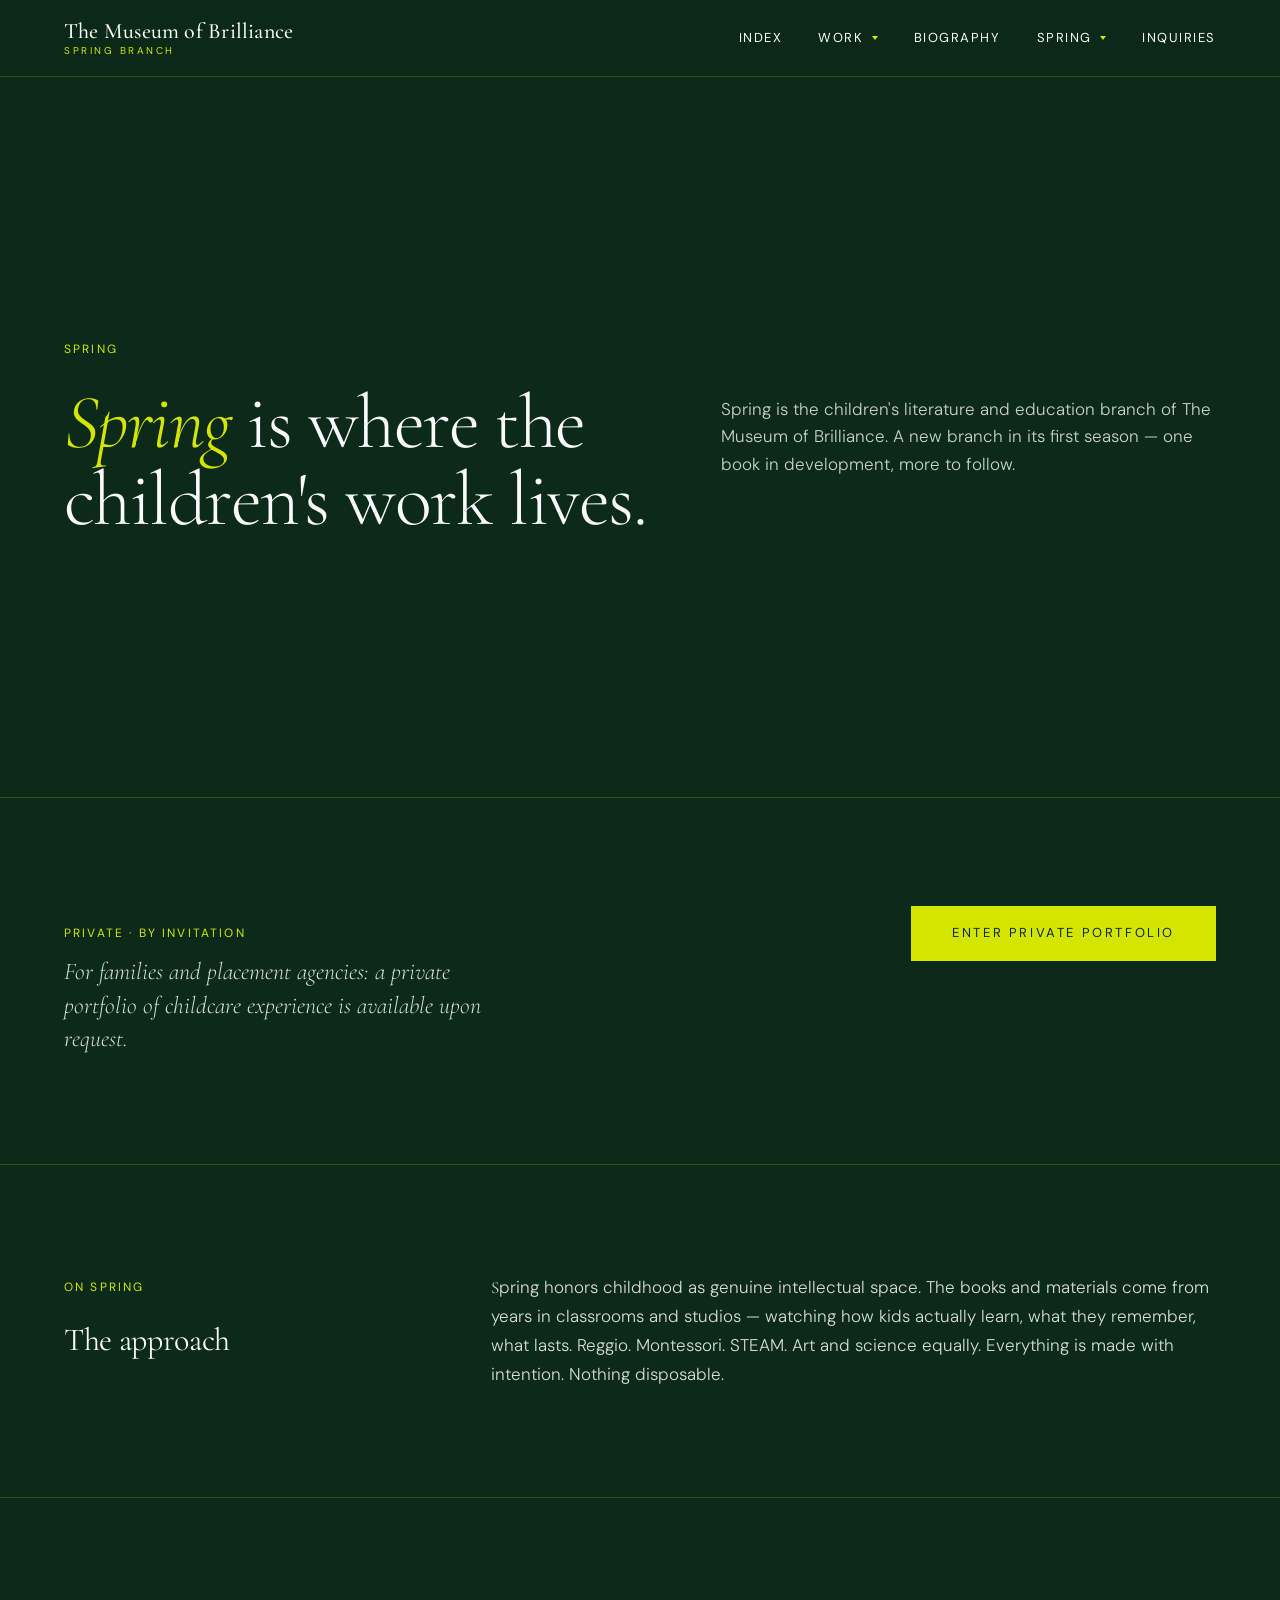
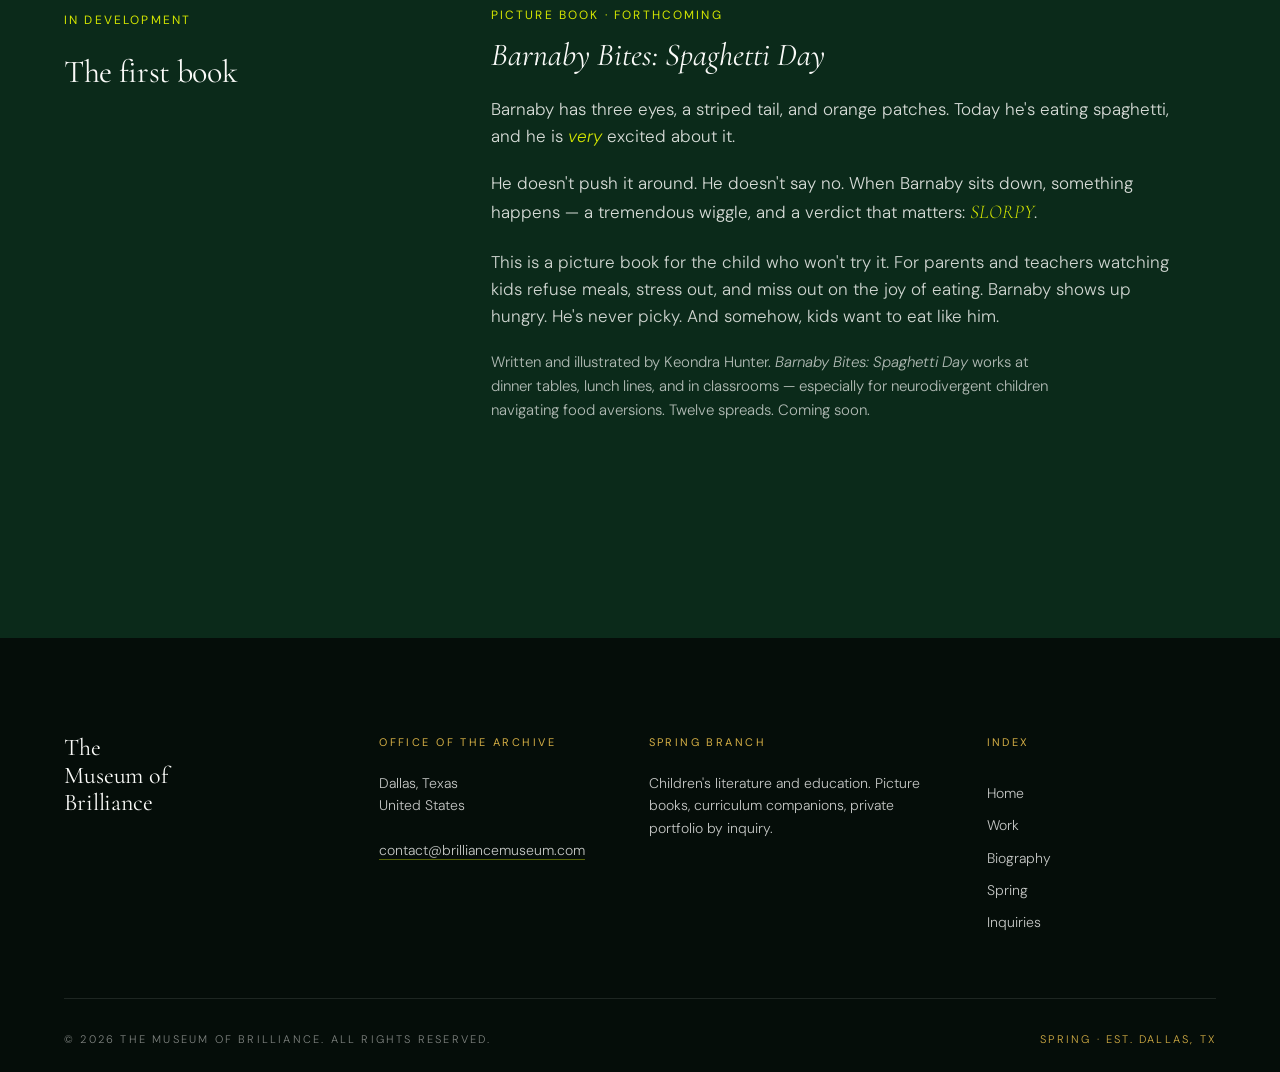
<file: spring.html>
<!DOCTYPE html>
<html lang="en">
<head>
  <!-- Google tag (gtag.js) -->
  <script async src="https://www.googletagmanager.com/gtag/js?id=G-L1F5WH5GK0"></script>
  <script>
    window.dataLayer = window.dataLayer || [];
    function gtag(){dataLayer.push(arguments);}
    gtag('js', new Date());
    gtag('config', 'G-L1F5WH5GK0');
  </script>
  <meta charset="UTF-8">
  <meta name="viewport" content="width=device-width, initial-scale=1.0">
  <title>Spring · The Museum of Brilliance</title>
  <meta name="description" content="Spring — the children's literature and education branch of The Museum of Brilliance.">
  <link rel="preconnect" href="https://fonts.googleapis.com">
  <link rel="preconnect" href="https://fonts.gstatic.com" crossorigin>
  <link href="https://fonts.googleapis.com/css2?family=Cormorant+Garamond:ital,wght@0,300;0,400;0,500;1,300;1,400&family=DM+Sans:wght@300;400;500&display=swap" rel="stylesheet">
  <link rel="stylesheet" href="css/style.css">
<link rel="icon" href="/spring-favicon.ico" sizes="32x32">
  <link rel="apple-touch-icon" href="/spring-apple-touch-icon.png">
</head>
<body class="spring-body">

  <header class="site-header">
    <div class="site-header__inner">
      <a href="index.html" class="brand">
        The Museum of Brilliance
        <small style="color: var(--chartreuse);">Spring Branch</small>
      </a>
      <button class="nav-toggle" aria-label="Toggle menu" aria-expanded="false">☰</button>
 <nav class="nav">
        <a href="index.html">Index</a>
        <div class="nav__item">
          <button class="nav__dropdown-trigger">Work <span class="nav__dropdown-arrow"></span></button>
          <div class="nav__dropdown">
            <a href="exhibitions/shots-fired-on-valentine-st.html">Shots Fired on Valentine St.</a>
            <a href="selected-works.html">Selected Works</a>
          </div>
        </div>
        <a href="biography.html">Biography</a>
        <div class="nav__item">
          <button class="nav__dropdown-trigger">Spring <span class="nav__dropdown-arrow"></span></button>
          <div class="nav__dropdown">
            <a href="spring.html">Spring</a>
            <a href="spring/portfolio.html">Portfolio</a>
            <a href="spring/books.html">Books</a>
          </div>
        </div>
        <a href="inquiries.html">Inquiries</a>
      </nav>
    </div>
  </header>

  <main>
    <section class="container spring-hero">
      <div>
        <span class="label reveal">Spring</span>
        <h1 class="spring-hero__title reveal mt-3">
          <em>Spring</em> is where the children's work lives.
        </h1>
      </div>
      <div>
        <p class="spring-hero__body reveal">
          Spring is the children's literature and education branch of The Museum of Brilliance. A new branch in its first season &mdash; one book in development, more to follow.
        </p>
      </div>
    </section>

    <section class="container section" style="border-top: 1px solid rgba(212, 230, 0, 0.2);">
      <div style="display: flex; justify-content: space-between; align-items: baseline; gap: 2rem; flex-wrap: wrap;">
        <div>
          <span class="label" style="display: block; margin-bottom: 0.75rem;">Private &middot; By Invitation</span>
          <p style="font-family: 'Cormorant Garamond', serif; font-size: 1.5rem; font-style: italic; color: rgba(250, 250, 248, 0.85); max-width: 45ch; line-height: 1.4;">
            For families and placement agencies: a private portfolio of childcare experience is available upon request.
          </p>
        </div>
        <a href="spring/portfolio.html" class="button">Enter Private Portfolio</a>
      </div>
    </section>

    <section class="container section" style="border-top: 1px solid rgba(212, 230, 0, 0.2);">
      <div class="two-col">
        <div class="two-col__aside">
          <span class="label">On Spring</span>
          <h2 class="display display--sm mt-3" style="color: var(--white);">The approach</h2>
        </div>
        <div class="prose prose--plain" style="color: rgba(250, 250, 248, 0.85);">
          <p>
            Spring honors childhood as genuine intellectual space. The books and materials come from years in classrooms and studios &mdash; watching how kids actually learn, what they remember, what lasts. Reggio. Montessori. STEAM. Art and science equally. Everything is made with intention. Nothing disposable.
          </p>
        </div>
      </div>
    </section>

    <section class="container section" style="border-top: 1px solid rgba(212, 230, 0, 0.2);">
      <div class="two-col">
        <div class="two-col__aside">
          <span class="label">In development</span>
          <h2 class="display display--sm mt-3" style="color: var(--white);">The first book</h2>
        </div>
        <div>
          <article>
            <span class="label" style="margin-bottom: 0.75rem; display: block;">Picture Book &middot; Forthcoming</span>
            <h3 style="font-family: 'Cormorant Garamond', serif; font-size: 2rem; font-weight: 400; line-height: 1.1; margin-bottom: 1.5rem; font-style: italic;">
              Barnaby Bites: Spaghetti Day
            </h3>

            <p style="font-size: var(--body-lg); line-height: 1.6; color: rgba(250, 250, 248, 0.85); max-width: 58ch; margin-bottom: 1.25rem;">
              Barnaby has three eyes, a striped tail, and orange patches. Today he's eating spaghetti, and he is <em style="color: var(--chartreuse);">very</em> excited about it.
            </p>

            <p style="font-size: var(--body-lg); line-height: 1.6; color: rgba(250, 250, 248, 0.85); max-width: 58ch; margin-bottom: 1.25rem;">
              He doesn't push it around. He doesn't say no. When Barnaby sits down, something happens &mdash; a tremendous wiggle, and a verdict that matters: <em style="font-family: 'Cormorant Garamond', serif; color: var(--chartreuse); font-size: 1.15em;">SLORPY</em>.
            </p>

            <p style="font-size: var(--body-lg); line-height: 1.6; color: rgba(250, 250, 248, 0.82); max-width: 58ch; margin-bottom: 1.25rem;">
              This is a picture book for the child who won't try it. For parents and teachers watching kids refuse meals, stress out, and miss out on the joy of eating. Barnaby shows up hungry. He's never picky. And somehow, kids want to eat like him.
            </p>

            <p style="font-size: 0.9375rem; line-height: 1.6; color: rgba(250, 250, 248, 0.7); max-width: 58ch;">
              Written and illustrated by Keondra Hunter. <em>Barnaby Bites: Spaghetti Day</em> works at dinner tables, lunch lines, and in classrooms &mdash; especially for neurodivergent children navigating food aversions. Twelve spreads. Coming soon.
            </p>
          </article>
        </div>
      </div>
    </section>
  </main>

  <footer class="site-footer">
    <div class="container">
      <div class="site-footer__grid">
        <div>
          <h3 class="site-footer__brand">The Museum of Brilliance</h3>
        </div>
        <div>
          <p class="site-footer__label">Office of the Archive</p>
          <p class="site-footer__text">
            Dallas, Texas<br>
            United States<br><br>
            <a href="mailto:contact@brilliancemuseum.com">contact@brilliancemuseum.com</a>
          </p>
        </div>
        <div>
          <p class="site-footer__label">Spring Branch</p>
          <p class="site-footer__text">
            Children's literature and education. Picture books, curriculum companions, private portfolio by inquiry.
          </p>
        </div>
        <nav class="site-footer__nav" aria-label="Footer">
          <p class="site-footer__label">Index</p>
          <a href="index.html">Home</a>
          <a href="work.html">Work</a>
          <a href="biography.html">Biography</a>
          <a href="spring.html">Spring</a>
          <a href="inquiries.html">Inquiries</a>
        </nav>
      </div>
      <div class="site-footer__bottom">
        <span>© 2026 The Museum of Brilliance. All rights reserved.</span>
        <span>Spring · Est. Dallas, TX</span>
      </div>
    </div>
  </footer>

  <script>
    document.querySelector('.nav-toggle')?.addEventListener('click', (e) => {
      const nav = document.querySelector('.nav');
      const expanded = e.currentTarget.getAttribute('aria-expanded') === 'true';
      e.currentTarget.setAttribute('aria-expanded', String(!expanded));
      nav.classList.toggle('is-open');
    });
    // Dropdown nav
    document.querySelectorAll('.nav__item').forEach(item => {
      const trigger = item.querySelector('.nav__dropdown-trigger');
      trigger.addEventListener('click', (e) => {
        e.stopPropagation();
        document.querySelectorAll('.nav__item.is-open').forEach(other => {
          if (other !== item) other.classList.remove('is-open');
        });
        item.classList.toggle('is-open');
      });
      item.addEventListener('mouseenter', () => {
        if (window.innerWidth > 640) item.classList.add('is-open');
      });
      item.addEventListener('mouseleave', () => {
        if (window.innerWidth > 640) item.classList.remove('is-open');
      });
    });
    document.addEventListener('click', () => {
      document.querySelectorAll('.nav__item.is-open').forEach(item => {
        item.classList.remove('is-open');
      });
    });
  </script>

</body>
</html>
</file>
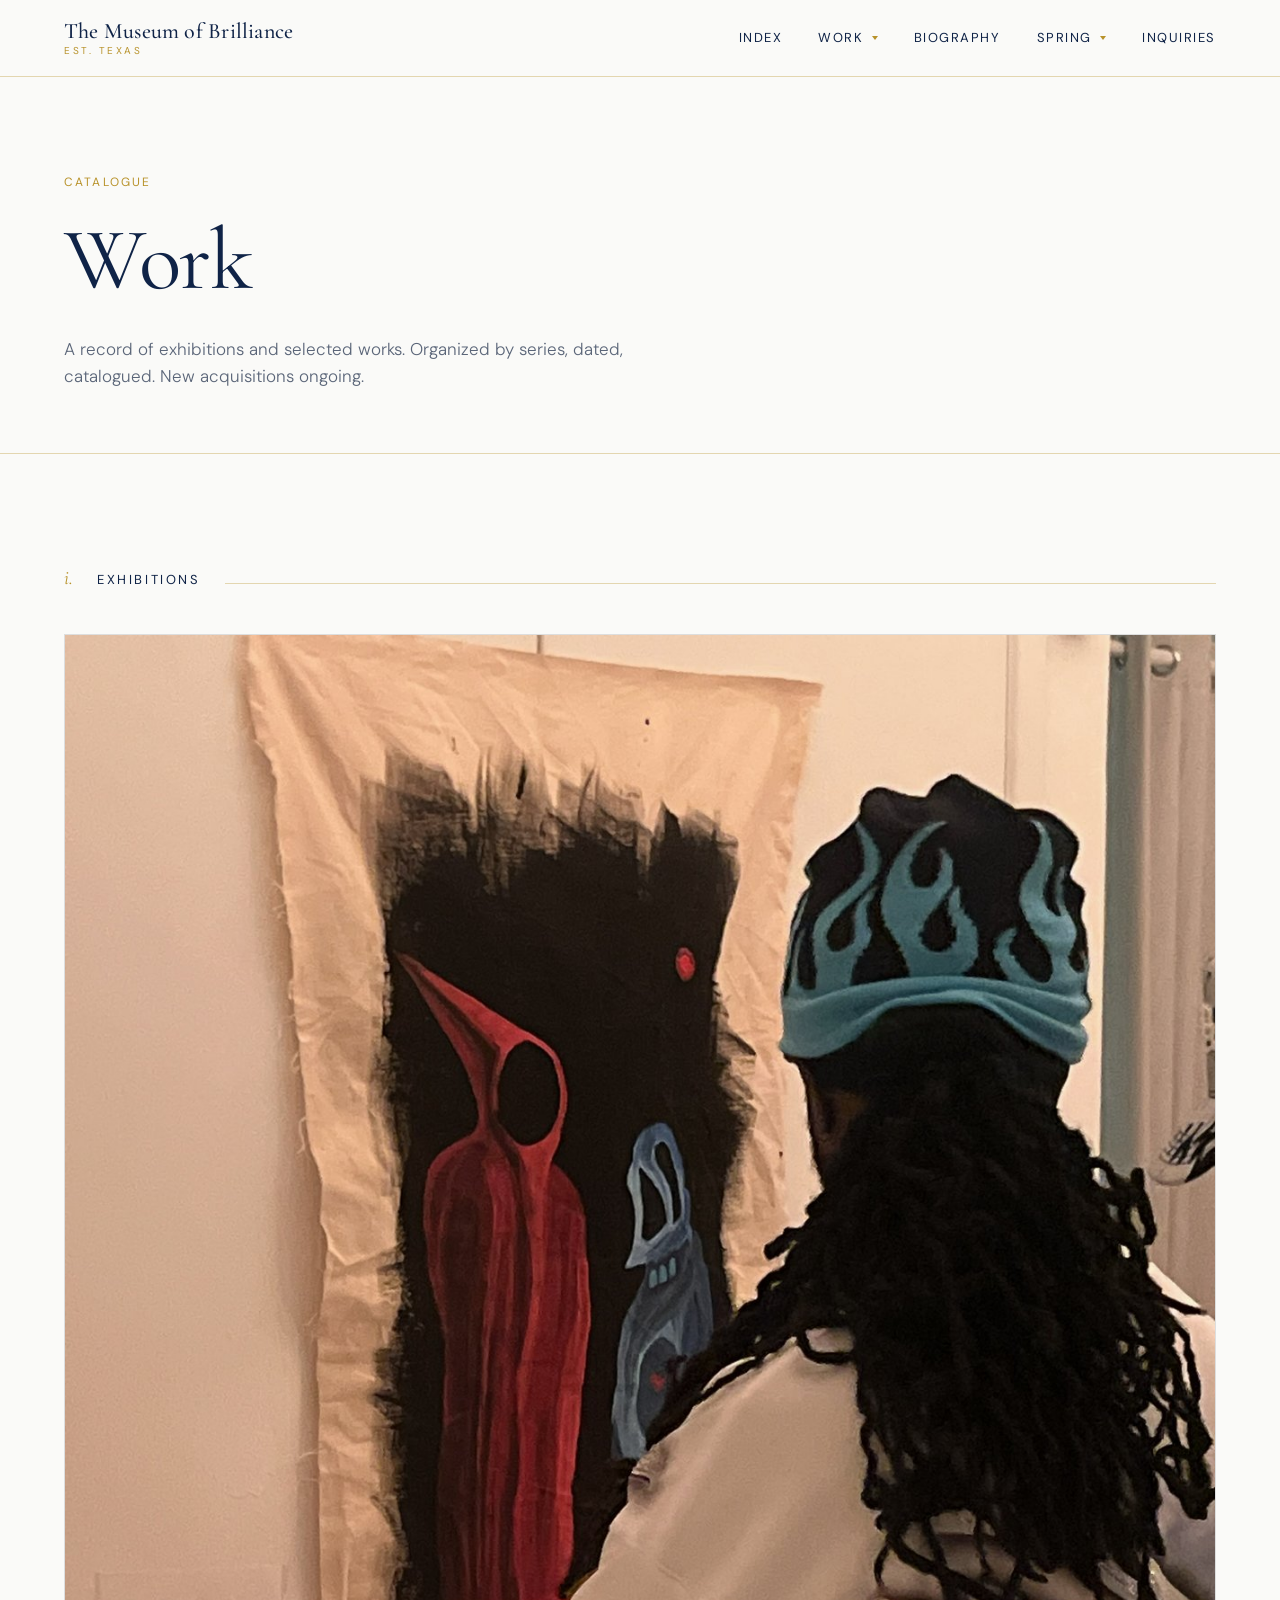
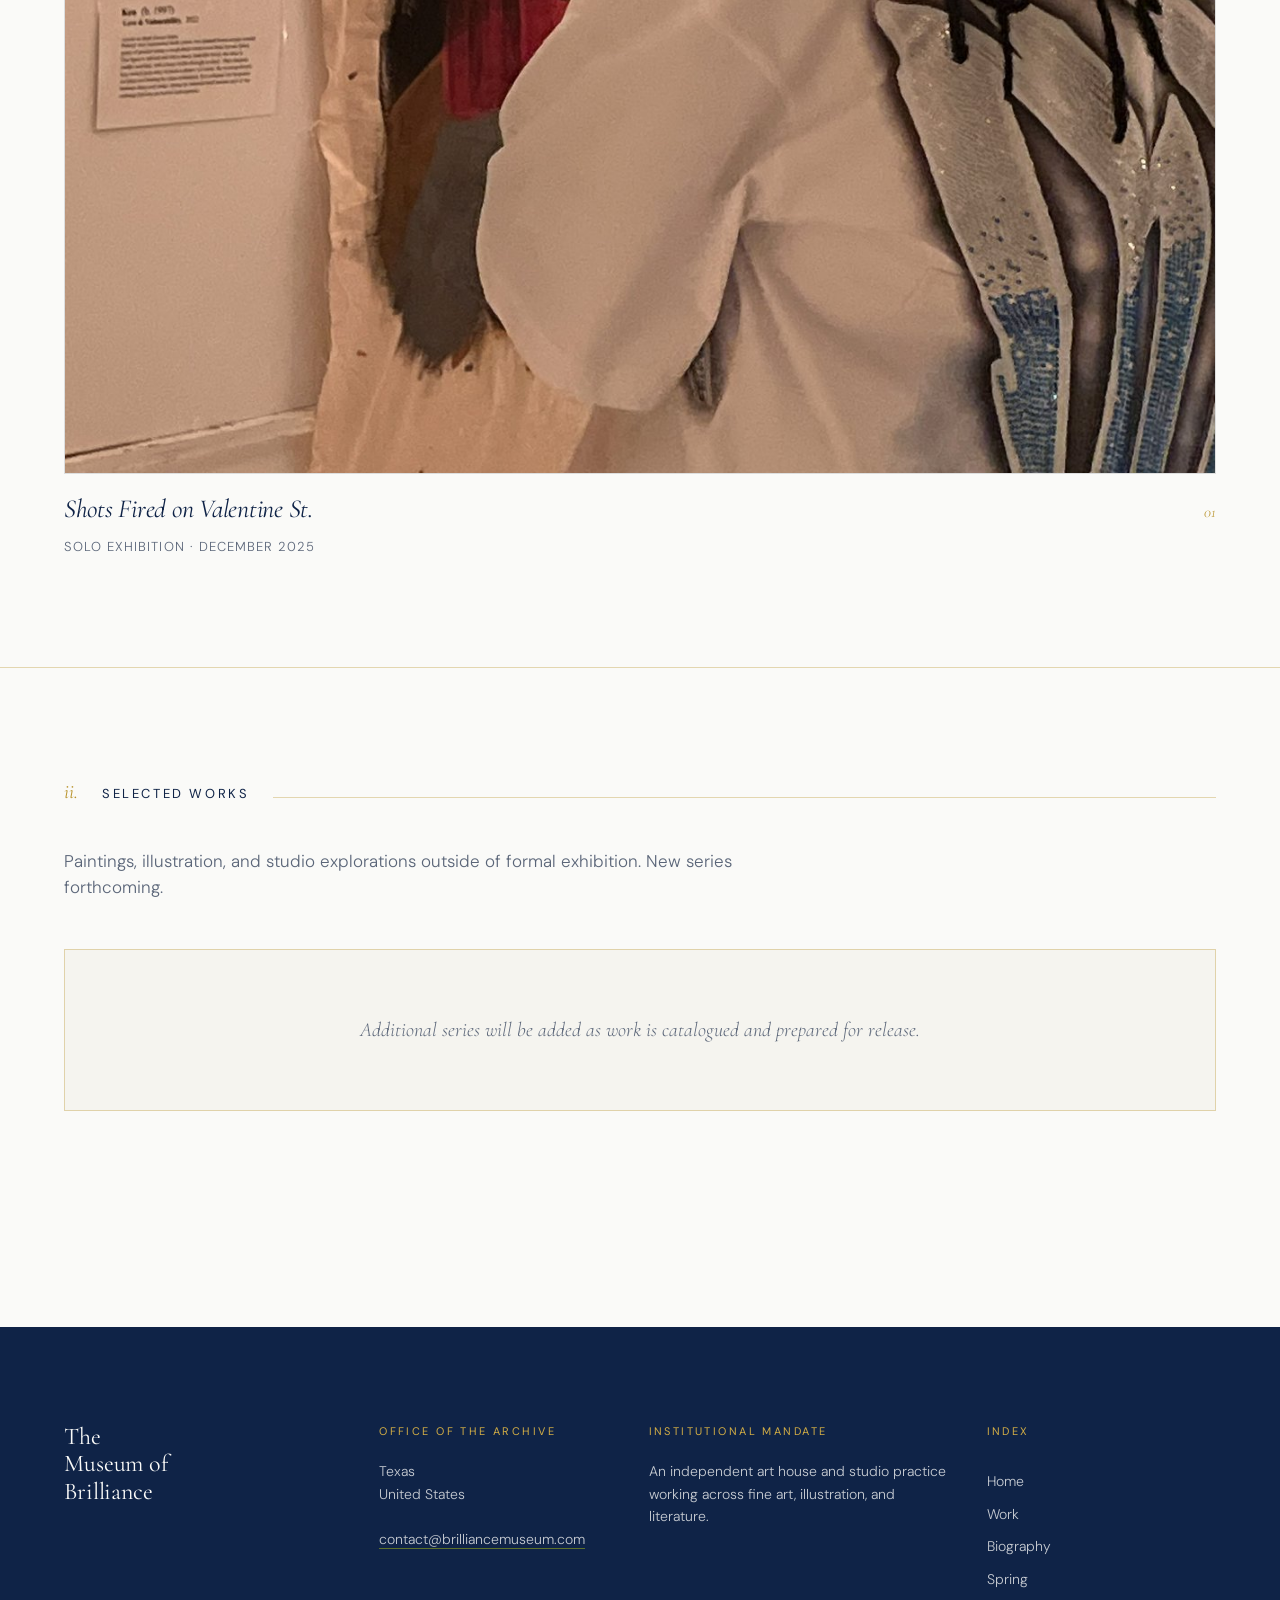
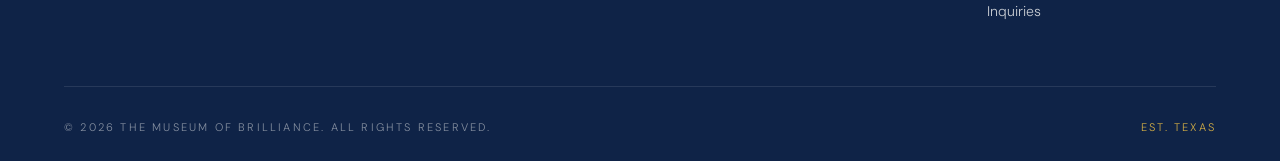
<file: work.html>
<!DOCTYPE html>
<html lang="en">
<head>
  <!-- Google tag (gtag.js) -->
  <script async src="https://www.googletagmanager.com/gtag/js?id=G-L1F5WH5GK0"></script>
  <script>
    window.dataLayer = window.dataLayer || [];
    function gtag(){dataLayer.push(arguments);}
    gtag('js', new Date());
    gtag('config', 'G-L1F5WH5GK0');
  </script>
  <meta charset="UTF-8">
  <meta name="viewport" content="width=device-width, initial-scale=1.0">
  <title>Work · The Museum of Brilliance</title>
  <meta name="description" content="Exhibitions and selected works from The Museum of Brilliance.">
  <link rel="preconnect" href="https://fonts.googleapis.com">
  <link rel="preconnect" href="https://fonts.gstatic.com" crossorigin>
  <link href="https://fonts.googleapis.com/css2?family=Cormorant+Garamond:ital,wght@0,300;0,400;0,500;1,300;1,400&family=DM+Sans:wght@300;400;500&display=swap" rel="stylesheet">
  <link rel="stylesheet" href="css/style.css">
  <link rel="icon" href="/favicon.ico" sizes="32x32">
  <link rel="apple-touch-icon" href="/apple-touch-icon.png">
</head>
<body>

  <header class="site-header">
    <div class="site-header__inner">
      <a href="index.html" class="brand">
        The Museum of Brilliance
        <small>Est. Texas</small>
      </a>
      <button class="nav-toggle" aria-label="Toggle menu" aria-expanded="false">☰</button>
  <nav class="nav">
        <a href="index.html">Index</a>
        <div class="nav__item">
          <button class="nav__dropdown-trigger">Work <span class="nav__dropdown-arrow"></span></button>
          <div class="nav__dropdown">
            <a href="exhibitions/shots-fired-on-valentine-st.html">Shots Fired on Valentine St.</a>
            <a href="selected-works.html">Selected Works</a>
          </div>
        </div>
        <a href="biography.html">Biography</a>
        <div class="nav__item">
          <button class="nav__dropdown-trigger">Spring <span class="nav__dropdown-arrow"></span></button>
          <div class="nav__dropdown">
            <a href="spring.html">Spring</a>
            <a href="spring/portfolio.html">Portfolio</a>
            <a href="spring/books.html">Books</a>
          </div>
        </div>
        <a href="inquiries.html">Inquiries</a>
      </nav>
    </div>
  </header>

  <main>
    <section class="container page-header">
      <span class="label label--brass page-header__label reveal">Catalogue</span>
      <h1 class="page-header__title reveal">Work</h1>
      <p class="page-header__lede reveal">
        A record of exhibitions and selected works. Organized by series, dated, catalogued. New acquisitions ongoing.
      </p>
    </section>

    <section class="container section">
      <div class="section-title">
        <span class="section-title__number">i.</span>
        <span class="section-title__text">Exhibitions</span>
        <span class="section-title__rule"></span>
      </div>

      <div class="exhibition-grid">
        <a href="exhibitions/shots-fired-on-valentine-st.html" class="exhibition-card">
          <div class="exhibition-card__image">
            <img src="images/work-tile-shots-fired.jpg" alt="Shots Fired on Valentine St. — exhibition view">
          </div>
          <div class="exhibition-card__meta">
            <h3 class="exhibition-card__title"><em style="font-style: italic;">Shots Fired on Valentine St.</em></h3>
            <span class="exhibition-card__number">01</span>
          </div>
          <span class="exhibition-card__detail">Solo Exhibition · December 2025</span>
        </a>
      </div>
    </section>

    <hr class="rule">

    <section class="container section">
      <div class="section-title">
        <span class="section-title__number">ii.</span>
        <span class="section-title__text">Selected Works</span>
        <span class="section-title__rule"></span>
      </div>

      <p style="max-width: 60ch; color: var(--text-muted); margin-bottom: 3rem; font-size: var(--body-lg); line-height: 1.55;">
        Paintings, illustration, and studio explorations outside of formal exhibition. New series forthcoming.
      </p>

      <div style="text-align: center; padding: var(--space-5) var(--space-4); border: 1px solid var(--rule); background: var(--white-warm);">
        <p style="font-family: 'Cormorant Garamond', serif; font-style: italic; font-size: 1.25rem; color: var(--text-muted);">
          Additional series will be added as work is catalogued and prepared for release.
        </p>
      </div>
    </section>
  </main>

  <footer class="site-footer">
    <div class="container">
      <div class="site-footer__grid">
        <div>
          <h3 class="site-footer__brand">The Museum of Brilliance</h3>
        </div>
        <div>
          <p class="site-footer__label">Office of the Archive</p>
          <p class="site-footer__text">
            Texas<br>
            United States<br><br>
            <a href="mailto:contact@brilliancemuseum.com">contact@brilliancemuseum.com</a>
          </p>
        </div>
        <div>
          <p class="site-footer__label">Institutional Mandate</p>
          <p class="site-footer__text">
            An independent art house and studio practice working across fine art, illustration, and literature.
          </p>
        </div>
        <nav class="site-footer__nav" aria-label="Footer">
          <p class="site-footer__label">Index</p>
          <a href="index.html">Home</a>
          <a href="work.html">Work</a>
          <a href="biography.html">Biography</a>
          <a href="spring.html">Spring</a>
          <a href="inquiries.html">Inquiries</a>
        </nav>
      </div>
      <div class="site-footer__bottom">
        <span>© 2026 The Museum of Brilliance. All rights reserved.</span>
        <span>Est. Texas</span>
      </div>
    </div>
  </footer>

  <script>
    document.querySelector('.nav-toggle')?.addEventListener('click', (e) => {
      const nav = document.querySelector('.nav');
      const expanded = e.currentTarget.getAttribute('aria-expanded') === 'true';
      e.currentTarget.setAttribute('aria-expanded', String(!expanded));
      nav.classList.toggle('is-open');
    });
    // Dropdown nav
    document.querySelectorAll('.nav__item').forEach(item => {
      const trigger = item.querySelector('.nav__dropdown-trigger');
      trigger.addEventListener('click', (e) => {
        e.stopPropagation();
        document.querySelectorAll('.nav__item.is-open').forEach(other => {
          if (other !== item) other.classList.remove('is-open');
        });
        item.classList.toggle('is-open');
      });
      item.addEventListener('mouseenter', () => {
        if (window.innerWidth > 640) item.classList.add('is-open');
      });
      item.addEventListener('mouseleave', () => {
        if (window.innerWidth > 640) item.classList.remove('is-open');
      });
    });
    document.addEventListener('click', () => {
      document.querySelectorAll('.nav__item.is-open').forEach(item => {
        item.classList.remove('is-open');
      });
    });
  </script>

</body>
</html>
</file>
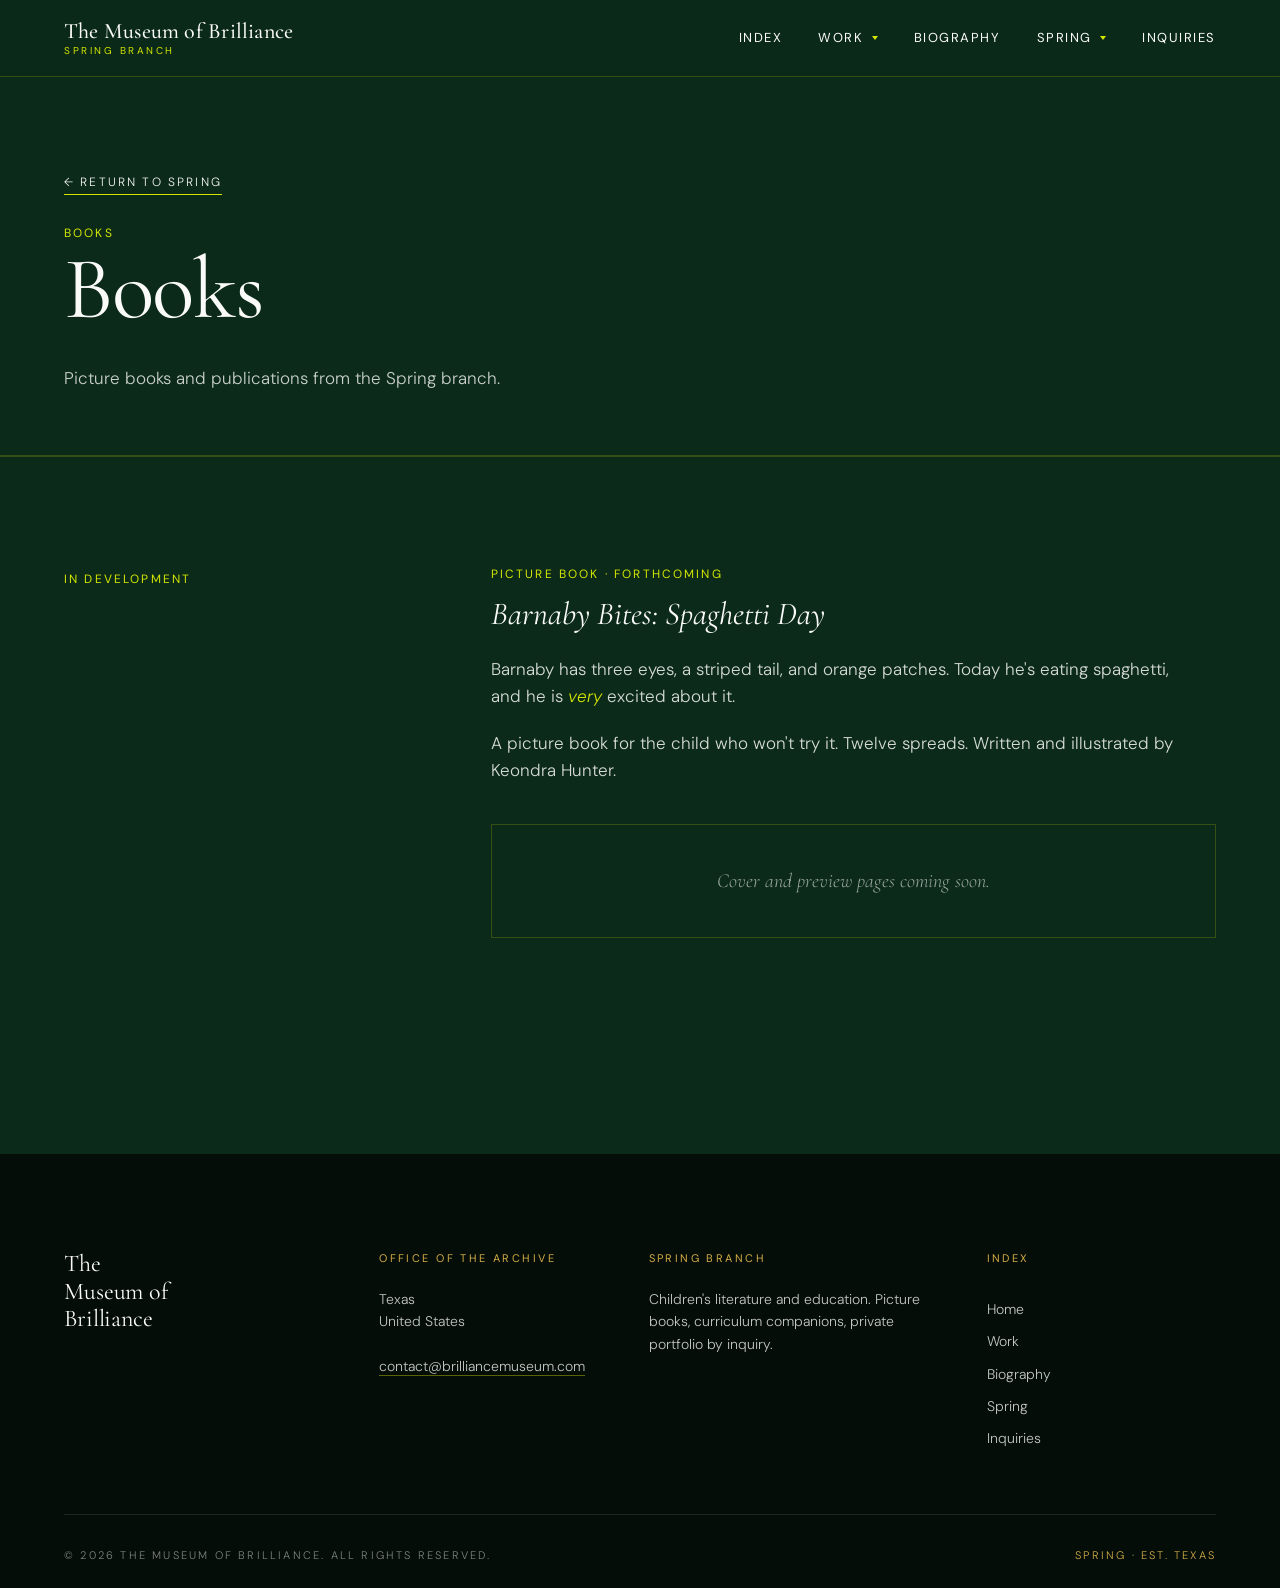
<file: spring/books.html>
<!DOCTYPE html>
<html lang="en">
<head>
  <!-- Google tag (gtag.js) -->
  <script async src="https://www.googletagmanager.com/gtag/js?id=G-L1F5WH5GK0"></script>
  <script>
    window.dataLayer = window.dataLayer || [];
    function gtag(){dataLayer.push(arguments);}
    gtag('js', new Date());
    gtag('config', 'G-L1F5WH5GK0');
  </script>
  <meta charset="UTF-8">
  <meta name="viewport" content="width=device-width, initial-scale=1.0">
  <title>Books · Spring · The Museum of Brilliance</title>
  <meta name="description" content="Books from the Spring branch of The Museum of Brilliance.">
  <link rel="preconnect" href="https://fonts.googleapis.com">
  <link rel="preconnect" href="https://fonts.gstatic.com" crossorigin>
  <link href="https://fonts.googleapis.com/css2?family=Cormorant+Garamond:ital,wght@0,300;0,400;0,500;1,300;1,400&family=DM+Sans:wght@300;400;500&display=swap" rel="stylesheet">
  <link rel="stylesheet" href="../css/style.css">
 <link rel="icon" href="/spring-favicon.ico" sizes="32x32">
  <link rel="apple-touch-icon" href="/spring-apple-touch-icon.png">
</head>
<body class="spring-body">

  <header class="site-header">
    <div class="site-header__inner">
      <a href="../index.html" class="brand">
        The Museum of Brilliance
        <small style="color: var(--chartreuse);">Spring Branch</small>
      </a>
      <button class="nav-toggle" aria-label="Toggle menu" aria-expanded="false">☰</button>
      <nav class="nav">
        <a href="../index.html">Index</a>
        <div class="nav__item">
          <button class="nav__dropdown-trigger">Work <span class="nav__dropdown-arrow"></span></button>
          <div class="nav__dropdown">
            <a href="../exhibitions/shots-fired-on-valentine-st.html">Shots Fired on Valentine St.</a>
            <a href="../selected-works.html">Selected Works</a>
          </div>
        </div>
        <a href="../biography.html">Biography</a>
        <div class="nav__item">
          <button class="nav__dropdown-trigger">Spring <span class="nav__dropdown-arrow"></span></button>
          <div class="nav__dropdown">
            <a href="../spring.html">Spring</a>
            <a href="portfolio.html">Portfolio</a>
            <a href="books.html">Books</a>
          </div>
        </div>
        <a href="../inquiries.html">Inquiries</a>
      </nav>
    </div>
  </header>

  <main>
    <section class="container page-header">
      <div style="display: flex; gap: 1rem; align-items: center; margin-bottom: 1.5rem;">
        <a href="../spring.html" class="inline-link" style="font-size: 0.75rem; letter-spacing: 0.18em; text-transform: uppercase; padding-bottom: 2px;">← Return to Spring</a>
      </div>
      <span class="label reveal">Books</span>
      <h1 class="page-header__title reveal" style="color: var(--white);">Books</h1>
      <p class="page-header__lede reveal" style="color: rgba(250, 250, 248, 0.8);">
        Picture books and publications from the Spring branch.
      </p>
    </section>

    <section class="container section" style="border-top: 1px solid rgba(212, 230, 0, 0.2);">
      <div class="two-col">
        <div class="two-col__aside">
          <span class="label">In Development</span>
        </div>
        <div>
          <article>
            <span class="label" style="margin-bottom: 0.75rem; display: block;">Picture Book · Forthcoming</span>
            <h3 style="font-family: 'Cormorant Garamond', serif; font-size: 2rem; font-weight: 400; line-height: 1.1; margin-bottom: 1.5rem; font-style: italic; color: var(--white);">
              Barnaby Bites: Spaghetti Day
            </h3>
            <p style="font-size: var(--body-lg); line-height: 1.6; color: rgba(250, 250, 248, 0.85); max-width: 58ch; margin-bottom: 1.25rem;">
              Barnaby has three eyes, a striped tail, and orange patches. Today he's eating spaghetti, and he is <em style="color: var(--chartreuse);">very</em> excited about it.
            </p>
            <p style="font-size: var(--body-lg); line-height: 1.6; color: rgba(250, 250, 248, 0.85); max-width: 58ch; margin-bottom: 1.25rem;">
              A picture book for the child who won't try it. Twelve spreads. Written and illustrated by Keondra Hunter.
            </p>
            <div style="text-align: center; padding: var(--space-4); border: 1px solid rgba(212, 230, 0, 0.2); margin-top: var(--space-4);">
              <p style="font-family: 'Cormorant Garamond', serif; font-style: italic; font-size: 1.25rem; color: rgba(250, 250, 248, 0.6);">
                Cover and preview pages coming soon.
              </p>
            </div>
          </article>
        </div>
      </div>
    </section>
  </main>

  <footer class="site-footer">
    <div class="container">
      <div class="site-footer__grid">
        <div>
          <h3 class="site-footer__brand">The Museum of Brilliance</h3>
        </div>
        <div>
          <p class="site-footer__label">Office of the Archive</p>
          <p class="site-footer__text">
            Texas<br>
            United States<br><br>
            <a href="mailto:contact@brilliancemuseum.com">contact@brilliancemuseum.com</a>
          </p>
        </div>
        <div>
          <p class="site-footer__label">Spring Branch</p>
          <p class="site-footer__text">
            Children's literature and education. Picture books, curriculum companions, private portfolio by inquiry.
          </p>
        </div>
        <nav class="site-footer__nav" aria-label="Footer">
          <p class="site-footer__label">Index</p>
          <a href="../index.html">Home</a>
          <a href="../work.html">Work</a>
          <a href="../biography.html">Biography</a>
          <a href="../spring.html">Spring</a>
          <a href="../inquiries.html">Inquiries</a>
        </nav>
      </div>
      <div class="site-footer__bottom">
        <span>© 2026 The Museum of Brilliance. All rights reserved.</span>
        <span>Spring · Est. Texas</span>
      </div>
    </div>
  </footer>

  <script>
    document.querySelector('.nav-toggle')?.addEventListener('click', (e) => {
      const nav = document.querySelector('.nav');
      const expanded = e.currentTarget.getAttribute('aria-expanded') === 'true';
      e.currentTarget.setAttribute('aria-expanded', String(!expanded));
      nav.classList.toggle('is-open');
    });

    // Dropdown nav
    document.querySelectorAll('.nav__item').forEach(item => {
      const trigger = item.querySelector('.nav__dropdown-trigger');
      trigger.addEventListener('click', (e) => {
        e.stopPropagation();
        document.querySelectorAll('.nav__item.is-open').forEach(other => {
          if (other !== item) other.classList.remove('is-open');
        });
        item.classList.toggle('is-open');
      });
      item.addEventListener('mouseenter', () => {
        if (window.innerWidth > 640) item.classList.add('is-open');
      });
      item.addEventListener('mouseleave', () => {
        if (window.innerWidth > 640) item.classList.remove('is-open');
      });
    });
    document.addEventListener('click', () => {
      document.querySelectorAll('.nav__item.is-open').forEach(item => {
        item.classList.remove('is-open');
      });
    });
  </script>

</body>
</html>
</file>
<file: css/home.css>
/* Homepage only. Other Museum and Spring pages retain css/style.css.
   Balanced Museum Editorial, Option B: Cormorant Garamond is a first
   website type study; the permanent brand font has not been selected. */
:root {
  --ivory: #f6f1e8;
  --plum: #43152f;
  --muted: #675c61;
  --sage: #d2dbc4;
  --green: #485644;
  --rule: #ccc7b6;
  --serif: "Cormorant Garamond", Georgia, "Times New Roman", serif;
  --sans: "DM Sans", Arial, sans-serif;
}
* { box-sizing: border-box; }
html { scroll-padding-top: 1rem; }
body { margin: 0; color: var(--plum); background: var(--ivory); font-family: var(--serif); font-size: 20px; line-height: 1.45; }
a { color: inherit; text-decoration: none; text-underline-offset: .28em; }
button { font: inherit; color: inherit; }
img { display: block; max-width: 100%; }
p, h1, h2 { margin: 0; }
a:focus-visible, button:focus-visible { outline: 3px solid var(--plum); outline-offset: 5px; }
.skip-link { position: fixed; top: -100px; left: 1rem; z-index: 20; padding: .7rem 1rem; background: var(--ivory); }
.skip-link:focus { top: 1rem; }
.masthead { min-height: 88px; display: flex; justify-content: space-between; align-items: center; gap: 2rem; padding: 1.1rem 4.5%; border-bottom: 1px solid var(--rule); }
.wordmark { font-size: clamp(24px, 2.25vw, 36px); line-height: 1; letter-spacing: -.04em; white-space: nowrap; font-weight: 500; }
.wordmark em { font-weight: 400; }
.primary-nav { display: flex; align-items: center; gap: clamp(1.2rem, 2.4vw, 2.8rem); }
.primary-nav a { display: inline-flex; align-items: center; min-height: 44px; font-family: var(--sans); font-size: 12px; }
.primary-nav a:hover, .footer a:hover { text-decoration: underline; }
.menu-toggle { display: none; }
.house { position: relative; width: 100%; aspect-ratio: 3 / 2; background: var(--sage); isolation: isolate; }
.house-scene { position: absolute; inset: 0; z-index: -1; }
.house-scene img { width: 100%; height: 100%; object-fit: fill; }
.house-title { position: absolute; top: 33%; left: 28.3%; width: 43.4%; text-align: center; }
.eyebrow { font-family: var(--sans); font-size: 10px; font-weight: 500; letter-spacing: .19em; text-transform: uppercase; line-height: 1.6; }
.house-byline { margin-bottom: 1.35vw; font-size: clamp(8px, .85vw, 13px); letter-spacing: .16em; }
h1 { font-family: "Bodoni Moda", "Times New Roman", serif; font-optical-sizing: auto; font-weight: 600; line-height: .9; letter-spacing: -.035em; }
h1 span { display: block; }
.title-the { display: flex; align-items: center; justify-content: center; gap: 1.1vw; margin-bottom: .9vw; font-size: clamp(13px, 1.75vw, 27px); font-weight: 500; letter-spacing: .15em; text-transform: uppercase; line-height: 1; }
.title-the::before, .title-the::after { content: ""; width: 4.5vw; height: 1px; background: currentColor; opacity: .6; }
.title-museum { display: flex; align-items: baseline; justify-content: center; gap: .18em; font-size: clamp(30px, 6.9vw, 119px); letter-spacing: -.035em; text-transform: uppercase; white-space: nowrap; }
.title-museum em { display: inline; font-size: .8em; font-weight: 500; font-style: italic; letter-spacing: -.025em; }
.title-brilliance { margin-top: .15em; font-size: clamp(34px, 7.1vw, 123px); letter-spacing: -.045em; text-transform: uppercase; white-space: nowrap; }
.house-note { margin-top: 2.1vw; font-style: italic; font-weight: 500; font-size: clamp(13px, 1.7vw, 28px); line-height: 1.1; }
.window { position: absolute; top: 30.5%; height: 48%; width: 19.8%; display: flex; justify-content: center; align-items: flex-end; padding: 0 1% 2%; border: 1px solid transparent; }
.window-artworks { left: 7.3%; }
.window-exhibitions { right: 7.3%; }
.window-label { display: flex; align-items: center; justify-content: space-between; gap: 1vw; width: 100%; padding: .7em .8em; background: #43152ff2; color: #fff8ef; font-family: var(--sans); font-size: clamp(10px, 1vw, 16px); letter-spacing: .08em; line-height: 1.4; text-transform: uppercase; border: 1px solid #f6f1e84d; }
.window:hover .window-label { background: var(--ivory); color: var(--plum); border-color: var(--plum); }
.window:focus-visible { outline: 4px solid var(--ivory); outline-offset: 3px; box-shadow: 0 0 0 8px var(--plum); }
.house-caption { position: absolute; bottom: 2.5%; right: 4.5%; font-family: var(--sans); font-size: 9px; letter-spacing: .15em; text-transform: uppercase; padding: .5em .8em; background: var(--ivory); }
.section-wrap { padding-left: 7%; padding-right: 7%; }
.welcome { display: grid; grid-template-columns: .6fr 1.25fr 1fr; gap: 3.5rem; align-items: center; padding-top: 4.5rem; padding-bottom: 4.5rem; border-bottom: 1px solid var(--rule); }
.welcome h2 { font-size: clamp(32px, 3.1vw, 49px); line-height: 1; font-weight: 500; letter-spacing: -.025em; }
.welcome > p:last-child { font-size: 20px; line-height: 1.5; max-width: 34ch; color: var(--muted); }
.featured { padding-top: 5rem; padding-bottom: 5rem; display: grid; grid-template-columns: 1fr 1fr; align-items: center; gap: 5%; }
.featured-image { display: block; position: relative; background: #ddd8ce; }
.featured-image > img { width: 100%; height: auto; aspect-ratio: 4 / 3; object-fit: cover; }
.image-caption { display: flex; justify-content: space-between; font-family: var(--sans); font-size: 9px; letter-spacing: .1em; padding: 12px 0 0; text-transform: uppercase; }
.featured-copy .eyebrow { margin-bottom: 1.3rem; }
.featured h2 { font-size: clamp(37px, 4.1vw, 68px); line-height: .97; font-weight: 500; letter-spacing: -.025em; }
.featured h2 em { font-weight: 500; }
.exhibition-date { margin-top: 1.4rem; font-size: 20px; }
.featured-description { max-width: 39ch; color: var(--muted); margin-top: 1rem; font-size: 20px; }
.text-link { display: inline-flex; min-height: 44px; align-items: center; gap: 2rem; margin-top: 1.5rem; border-bottom: 1px solid var(--plum); font-size: 20px; }
.text-link:hover { text-decoration: underline; }
.notes { display: grid; grid-template-columns: 1fr 1fr; gap: 8%; padding-top: 4rem; padding-bottom: 4rem; border-top: 1px solid var(--rule); }
.notes > div { padding: 0 4%; }
.notes > div + div { border-left: 1px solid var(--rule); padding-left: 12%; }
.notes h2 { font-size: clamp(35px, 3.5vw, 55px); line-height: 1; letter-spacing: -.025em; font-weight: 500; margin: 1.1rem 0; }
.notes p:not(.eyebrow) { max-width: 35ch; color: var(--muted); }
.footer { padding: 2rem 4.5%; background: var(--green); color: var(--ivory); display: flex; flex-wrap: wrap; align-items: center; justify-content: space-between; gap: 1.5rem; }
.footer-location { font-style: italic; font-size: 23px; }
.footer nav { display: flex; flex-wrap: wrap; gap: 1.5rem; }
.footer nav a { display: inline-flex; min-height: 44px; align-items: center; font-size: 18px; }
.copyright { width: 100%; padding-top: 1rem; border-top: 1px solid #f6f1e833; font-family: var(--sans); font-size: 10px; letter-spacing: .04em; opacity: .85; }
@media (min-width: 1800px) { .house-title { top: 35%; } }
@media (max-width: 900px) and (min-width: 641px) {
 .masthead { flex-wrap: wrap; justify-content: center; gap: .4rem; padding-top: 1.1rem; padding-bottom: .5rem; }
 .wordmark { width: 100%; text-align: center; font-size: 30px; }
 .welcome { grid-template-columns: 1fr 1fr; gap: 2rem; }
 .welcome .eyebrow { grid-column: 1 / -1; }
 .featured { gap: 2rem; }
}
@media (max-width: 640px) {
 body { font-size: 19px; }
 .masthead { min-height: 78px; padding: 1rem 6%; gap: .5rem; flex-wrap: wrap; }
 .wordmark { font-size: clamp(22px, 6vw, 31px); }
 .menu-toggle:not([hidden]) { display: inline-flex; align-items: center; justify-content: center; gap: 9px; min-width: 44px; min-height: 44px; border: 0; background: transparent; padding: 0; font-family: var(--sans); font-size: 11px; }
 .menu-icon { display: block; width: 18px; height: 12px; border-top: 1px solid; border-bottom: 1px solid; }
 .primary-nav { width: 100%; justify-content: space-between; gap: .4rem; border-top: 1px solid var(--rule); padding-top: .4rem; }
 .primary-nav a { font-size: 11px; }
 .js-nav .primary-nav:not(.is-open) { display: none; }
 .house { aspect-ratio: 2 / 3; }
 .house-title { top: 35%; left: 28.3%; width: 43.4%; }
 .house-byline { font-size: clamp(8px, 1.8vw, 11px); letter-spacing: .1em; margin-bottom: 1rem; max-width: 16ch; margin-left: auto; margin-right: auto; }
 .title-the { font-size: clamp(11px, 2.7vw, 17px); gap: 8px; margin-bottom: .55rem; }
 .title-the::before, .title-the::after { width: 14px; }
 .title-museum { font-size: clamp(21px, 6.9vw, 44px); }
 .title-museum em { display: inline; font-size: .8em; margin: 0; letter-spacing: -.025em; }
 .title-brilliance { font-size: clamp(23px, 7.1vw, 46px); }
 .house-note { font-size: clamp(12px, 2.7vw, 17px); line-height: 1.2; margin-top: 1.15rem; }
 .window { top: 32%; height: 43%; width: 24%; padding: 0 0 3%; }
 .window-artworks { left: 4%; }
 .window-exhibitions { right: 4%; }
 .window-label { font-size: clamp(8px, 2.1vw, 12px); letter-spacing: .025em; gap: 3px; padding: 11px 5px; justify-content: center; }
 .house-caption { font-size: 7px; bottom: 2%; right: 5%; }
 .section-wrap { padding-left: 7%; padding-right: 7%; }
 .welcome { display: block; padding-top: 2.7rem; padding-bottom: 2.7rem; }
 .welcome h2 { font-size: 37px; margin: 1.1rem 0; }
 .welcome > p:last-child { font-size: 19px; max-width: none; }
 .featured { grid-template-columns: 1fr; gap: 2rem; padding-top: 2.5rem; padding-bottom: 2.8rem; }
 .featured h2 { font-size: 43px; }
 .exhibition-date { font-size: 18px; }
 .featured-description { font-size: 19px; }
 .notes { grid-template-columns: 1fr; gap: 2.4rem; padding-top: 2.6rem; padding-bottom: 2.6rem; }
 .notes > div { padding: 0; }
 .notes > div + div { border-left: 0; border-top: 1px solid var(--rule); padding: 2.4rem 0 0; }
 .notes h2 { font-size: 39px; }
 .footer { padding: 1.8rem 7%; gap: .8rem; }
 .footer nav { gap: 1rem; }
 .footer nav a { font-size: 17px; }
}
@media (prefers-reduced-motion: reduce) { *, *::before, *::after { scroll-behavior: auto !important; } }
@media (forced-colors: active) { .window-label { border: 2px solid ButtonText; } .window:focus-visible { outline-color: Highlight; } }

/* Layout reference round: typography above is frozen at approved Option B.
   Original house photographs have not arrived; existing scene assets retained. */
.window-label {
  position: absolute;
  top: 65%;
  left: 8%;
  width: 84%;
  justify-content: center;
  gap: .5em;
  padding: 1.5em .25em;
  background: rgb(35 29 34 / 82%);
  border: 0;
}
.window-label::before, .window-label::after {
  content: "";
  position: absolute;
  left: 30%;
  width: 40%;
  height: 1px;
  background: currentColor;
  opacity: .8;
}
.window-label::before { top: .65em; }
.window-label::after { bottom: .65em; }
.section-directory {
  grid-template-columns: repeat(3, minmax(0, 1fr));
  gap: 0;
  padding: 1.8rem 4.5%;
  background: var(--ivory);
  border: 0;
}
.directory-item { display: block; padding: 0 9%; min-width: 0; }
.directory-item + .directory-item { border-left: 1px solid #778063; }
.directory-item h2 { margin: 0 0 .45rem; }
.directory-item p { color: var(--muted); }
.directory-item:hover h2 { text-decoration: underline; text-decoration-thickness: 1px; }
.featured {
  grid-template-columns: 43% minmax(0, 1fr);
  gap: 4%;
  padding: 1.6rem 4.5%;
  background: #48522f;
  color: var(--ivory);
}
.featured-image { background: #303a28; }
.featured-image > img { aspect-ratio: 2.2 / 1; object-position: center; }
.featured-copy { min-width: 0; }
.featured-copy .eyebrow { margin-bottom: .7rem; }
.featured .exhibition-date { margin-top: .7rem; }
.featured .text-link {
  border: 1px solid #e4e0cf;
  padding: .25rem 1rem;
  margin-top: 1rem;
}
.featured a:focus-visible { outline-color: var(--ivory); }
.notes {
  grid-template-columns: minmax(0, 1.7fr) minmax(0, 1fr);
  gap: 4%;
  padding: 2rem 4.5%;
  background: var(--ivory);
  border: 0;
}
.notes > div { padding: 0; min-width: 0; }
.artist-note { display: grid; grid-template-columns: 1.05fr 1fr; align-items: start; gap: 5%; }
.notes h2 { margin: 0; }
.artist-copy { padding-top: .35rem; }
.artist-copy .text-link { margin-top: .5rem; }
.notes > .journal-note { border-left: 1px solid #778063; padding-left: 10%; }
.journal-note > p:not(.eyebrow) { margin-top: .65rem; }
.journal-status { margin-top: .7rem; }
.footer { background: #414b2d; padding-top: 1.3rem; padding-bottom: 1.3rem; }
.footer-location { padding-right: 4%; border-right: 1px solid #d6d5c0; }
.footer .copyright { padding-top: .6rem; }
@media (max-width: 900px) and (min-width: 641px) {
  .section-directory { grid-template-columns: repeat(3, minmax(0, 1fr)); }
  .directory-item { padding: 0 6%; }
  .featured { grid-template-columns: 40% minmax(0, 1fr); }
  .featured-image > img { aspect-ratio: 1.3 / 1; }
  .artist-note { grid-template-columns: 1fr; gap: 1rem; }
}
@media (max-width: 640px) {
  .window-label { left: 3%; width: 94%; gap: 3px; padding: 1.6em .15em; }
  .section-directory { display: grid; grid-template-columns: 1fr; gap: 0; padding: .7rem 7%; }
  .directory-item { padding: 1.3rem 0; }
  .directory-item + .directory-item { border-left: 0; border-top: 1px solid var(--rule); }
  .directory-item h2 { margin: 0 0 .5rem; }
  .directory-item br { display: none; }
  .featured { grid-template-columns: 1fr; padding: 1.7rem 7% 2rem; gap: 1.5rem; }
  .featured-image > img { aspect-ratio: 1.65 / 1; }
  .notes { grid-template-columns: 1fr; padding: 2rem 7%; gap: 2rem; }
  .artist-note { grid-template-columns: 1fr; gap: 1rem; }
  .notes > .journal-note { border-left: 0; border-top: 1px solid var(--rule); padding: 1.7rem 0 0; }
  .footer { padding: 1.6rem 7%; }
  .footer-location { border-right: 0; padding: 0; }
}
@media (forced-colors: active) {
  .window-label { border: 1px solid ButtonText; }
}
</file>
<file: css/style.css>
/* =========================================================
   The Museum of Brilliance — Stylesheet
   Brand: Sapphire Night, Gallery White, Chartreuse, Brass
   Display: Cormorant Garamond  |  Body: DM Sans
   ========================================================= */

:root {
  /* Brand colors */
  --sapphire: #0F2347;
  --sapphire-soft: #1a3766;
  --emerald: #0B2A1A;
  --plum: #2E1050;
  --chartreuse: #D4E600;
  --brass: #B8922A;
  --brass-soft: #d4ae45;
  --white: #FAFAF8;
  --white-warm: #f5f4ef;

  /* Semantic */
  --text: var(--sapphire);
  --text-muted: #5a6578;
  --bg: var(--white);
  --rule: rgba(184, 146, 42, 0.35);
  --rule-soft: rgba(15, 35, 71, 0.1);

  /* Type scale */
  --display-xl: clamp(4rem, 12vw, 9rem);
  --display-lg: clamp(3rem, 7vw, 5.5rem);
  --display-md: clamp(2rem, 4vw, 3.25rem);
  --display-sm: clamp(1.5rem, 2.5vw, 2rem);
  --body-lg: clamp(1.0625rem, 1.3vw, 1.25rem);
  --body: 1rem;
  --label: 0.75rem;

  /* Spacing */
  --space-1: 0.5rem;
  --space-2: 1rem;
  --space-3: 1.5rem;
  --space-4: 2.5rem;
  --space-5: 4rem;
  --space-6: 6rem;
  --space-7: clamp(5rem, 12vh, 9rem);

  /* Layout */
  --max-width: 1400px;
  --gutter: clamp(1.5rem, 5vw, 4rem);
}

/* ---------- Reset ---------- */

*, *::before, *::after {
  box-sizing: border-box;
  margin: 0;
  padding: 0;
}

html {
  scroll-behavior: smooth;
  -webkit-text-size-adjust: 100%;
}

body {
  font-family: 'DM Sans', system-ui, sans-serif;
  font-weight: 300;
  font-size: var(--body);
  line-height: 1.6;
  color: var(--text);
  background: var(--bg);
  -webkit-font-smoothing: antialiased;
  -moz-osx-font-smoothing: grayscale;
  overflow-x: hidden;
}

img {
  max-width: 100%;
  height: auto;
  display: block;
}

a {
  color: inherit;
  text-decoration: none;
  transition: color 220ms ease, border-color 220ms ease, opacity 220ms ease;
}

button {
  font-family: inherit;
  cursor: pointer;
  border: none;
  background: none;
}

/* ---------- Typography ---------- */

.display {
  font-family: 'Cormorant Garamond', 'Times New Roman', serif;
  font-weight: 400;
  line-height: 1.05;
  letter-spacing: -0.01em;
}

.display--xl {
  font-size: var(--display-xl);
  font-weight: 300;
  line-height: 0.95;
  letter-spacing: -0.025em;
}

.display--lg {
  font-size: var(--display-lg);
  font-weight: 400;
  letter-spacing: -0.015em;
}

.display--md {
  font-size: var(--display-md);
  font-weight: 400;
}

.display--sm {
  font-size: var(--display-sm);
  font-weight: 400;
}

.display--italic { font-style: italic; }

.label {
  font-family: 'DM Sans', sans-serif;
  font-weight: 400;
  font-size: var(--label);
  letter-spacing: 0.18em;
  text-transform: uppercase;
  color: var(--text-muted);
}

.label--brass { color: var(--brass); }

.body-lg {
  font-size: var(--body-lg);
  line-height: 1.5;
  font-weight: 300;
}

.muted { color: var(--text-muted); }

.serif-body {
  font-family: 'Cormorant Garamond', serif;
  font-weight: 400;
  font-size: 1.25rem;
  line-height: 1.55;
  font-style: italic;
}

/* ---------- Layout helpers ---------- */

.container {
  max-width: var(--max-width);
  margin: 0 auto;
  padding-left: var(--gutter);
  padding-right: var(--gutter);
}

.section {
  padding-top: var(--space-7);
  padding-bottom: var(--space-7);
}

.section--compact {
  padding-top: var(--space-5);
  padding-bottom: var(--space-5);
}

.rule {
  height: 1px;
  background: var(--rule);
  border: 0;
  margin: 0;
}

.rule--soft {
  background: var(--rule-soft);
}

/* ---------- Header / Nav ---------- */

.site-header {
  position: sticky;
  top: 0;
  z-index: 50;
  background: rgba(250, 250, 248, 0.92);
  backdrop-filter: blur(10px);
  -webkit-backdrop-filter: blur(10px);
  border-bottom: 1px solid var(--rule);
}

.site-header__inner {
  max-width: var(--max-width);
  margin: 0 auto;
  padding: 1.25rem var(--gutter);
  display: flex;
  align-items: center;
  justify-content: space-between;
  gap: 2rem;
}

.brand {
  font-family: 'Cormorant Garamond', serif;
  font-size: 1.375rem;
  font-weight: 500;
  letter-spacing: 0.01em;
  line-height: 1;
  color: var(--sapphire);
  white-space: nowrap;
}

.brand small {
  display: block;
  font-family: 'DM Sans', sans-serif;
  font-size: 0.625rem;
  font-weight: 400;
  letter-spacing: 0.25em;
  text-transform: uppercase;
  color: var(--brass);
  margin-top: 0.25rem;
}

.nav {
  display: flex;
  gap: 2.25rem;
  align-items: center;
}

.nav a,
.nav__dropdown-trigger {
  font-family: 'DM Sans', sans-serif;
  font-size: 0.8125rem;
  font-weight: 400;
  letter-spacing: 0.12em;
  text-transform: uppercase;
  color: var(--text);
  position: relative;
  padding: 0.25rem 0;
}

.nav a::after {
  content: '';
  position: absolute;
  left: 0;
  bottom: 0;
  width: 100%;
  height: 1px;
  background: var(--brass);
  transform: scaleX(0);
  transform-origin: left;
  transition: transform 280ms ease;
}

.nav a:hover::after,
.nav a[aria-current="page"]::after {
  transform: scaleX(1);
}

/* ---------- Dropdown nav ---------- */

.nav__item {
  position: relative;
}

.nav__dropdown-trigger {
  background: none;
  border: none;
  cursor: pointer;
  display: flex;
  align-items: center;
  gap: 0.35rem;
  position: relative;
}

.nav__dropdown-trigger::after {
  content: '';
  position: absolute;
  left: 0;
  bottom: 0;
  width: 100%;
  height: 1px;
  background: var(--brass);
  transform: scaleX(0);
  transform-origin: left;
  transition: transform 280ms ease;
}

.nav__dropdown-trigger:hover::after,
.nav__item.is-active .nav__dropdown-trigger::after {
  transform: scaleX(1);
}

.nav__dropdown-arrow {
  display: inline-block;
  width: 0;
  height: 0;
  border-left: 3.5px solid transparent;
  border-right: 3.5px solid transparent;
  border-top: 4px solid var(--brass);
  margin-left: 0.15rem;
  transition: transform 250ms ease;
}

.nav__item.is-open .nav__dropdown-arrow {
  transform: rotate(180deg);
}

.nav__dropdown {
  display: none;
  position: absolute;
  top: calc(100% + 0.5rem);
  left: -1.25rem;
  min-width: 240px;
  background: var(--white);
  border: 1px solid var(--rule);
  padding: 1rem 0;
  z-index: 60;
  box-shadow: 0 8px 32px rgba(15, 35, 71, 0.08);
}

.nav__item.is-open .nav__dropdown {
  display: block;
}

.nav__dropdown::before {
      content: '';
      position: absolute;
      top: -0.6rem;
      left: 0;
      right: 0;
      height: 0.6rem;
    }

.nav__dropdown a {
  display: block;
  padding: 0.625rem 1.5rem;
  font-family: 'Cormorant Garamond', serif;
  font-size: 1.0625rem;
  font-weight: 400;
  font-style: italic;
  letter-spacing: 0;
  text-transform: none;
  color: var(--text);
  transition: background 180ms ease, color 180ms ease;
}

.nav__dropdown a::after {
  display: none;
}

.nav__dropdown a:hover {
  background: var(--white-warm);
  color: var(--brass);
}

.nav__dropdown a + a {
  border-top: 1px solid var(--rule-soft);
}

.nav-toggle {
  display: none;
  color: var(--sapphire);
  font-size: 1.5rem;
  padding: 0.25rem;
}

/* ---------- Hero / Home ---------- */

.hero {
  min-height: 85vh;
  display: grid;
  grid-template-columns: 1fr 1fr;
  align-items: center;
  gap: var(--space-5);
  padding-top: var(--space-6);
  padding-bottom: var(--space-6);
  position: relative;
}

.hero__label {
  margin-bottom: 2rem;
}

.hero__statement {
  font-family: 'Cormorant Garamond', serif;
  font-weight: 300;
  font-size: clamp(2rem, 4.5vw, 3.75rem);
  line-height: 1.1;
  letter-spacing: -0.015em;
  max-width: 20ch;
}

.hero__statement em {
  font-style: italic;
  color: var(--brass);
}

.hero__rule {
  justify-self: end;
  align-self: stretch;
  width: 1px;
  background: var(--rule);
  position: relative;
}

.hero__rule::before,
.hero__rule::after {
  content: '';
  position: absolute;
  left: -2px;
  width: 5px;
  height: 5px;
  background: var(--brass);
  border-radius: 50%;
}

.hero__rule::before { top: 0; }
.hero__rule::after { bottom: 0; }

.hero__meta {
  position: absolute;
  bottom: 2rem;
  left: var(--gutter);
  display: flex;
  gap: 3rem;
  font-size: 0.75rem;
  color: var(--text-muted);
  letter-spacing: 0.15em;
  text-transform: uppercase;
}

/* ---------- Page header (interior pages) ---------- */

.page-header {
  padding-top: var(--space-6);
  padding-bottom: var(--space-5);
  border-bottom: 1px solid var(--rule);
}

.page-header__label {
  display: block;
  margin-bottom: 1.5rem;
}

.page-header__title {
  font-family: 'Cormorant Garamond', serif;
  font-weight: 400;
  font-size: var(--display-lg);
  line-height: 1;
  letter-spacing: -0.015em;
  max-width: 18ch;
}

.page-header__lede {
  max-width: 50ch;
  margin-top: 2rem;
  font-size: var(--body-lg);
  color: var(--text-muted);
  line-height: 1.55;
}

/* ---------- Exhibition / work grid ---------- */

.section-title {
  display: flex;
  align-items: baseline;
  gap: 1.5rem;
  margin-bottom: var(--space-4);
}

.section-title__number {
  font-family: 'Cormorant Garamond', serif;
  font-style: italic;
  font-size: 1.25rem;
  color: var(--brass);
  font-weight: 400;
}

.section-title__text {
  font-family: 'DM Sans', sans-serif;
  font-size: 0.8125rem;
  font-weight: 400;
  letter-spacing: 0.2em;
  text-transform: uppercase;
  color: var(--text);
}

.section-title__rule {
  flex: 1;
  height: 1px;
  background: var(--rule);
}

.exhibition-grid {
  display: grid;
  grid-template-columns: repeat(auto-fit, minmax(320px, 1fr));
  gap: var(--space-4) var(--space-3);
}

.exhibition-card {
  display: block;
  color: inherit;
  position: relative;
  transition: transform 300ms cubic-bezier(0.2, 0.8, 0.3, 1);
}

.exhibition-card:hover {
  transform: translateY(-4px);
}

.exhibition-card__image {
  aspect-ratio: 4 / 5;
  background: var(--white-warm);
  overflow: hidden;
  margin-bottom: 1.25rem;
  position: relative;
  border: 1px solid var(--rule-soft);
}

.exhibition-card__image img {
  width: 100%;
  height: 100%;
  object-fit: cover;
  transition: transform 700ms cubic-bezier(0.2, 0.8, 0.3, 1), filter 400ms ease;
}

.exhibition-card:hover .exhibition-card__image img {
  transform: scale(1.03);
}

/* placeholder when no image exists yet */
.exhibition-card__placeholder {
  position: absolute;
  inset: 0;
  display: grid;
  place-items: center;
  background:
    linear-gradient(180deg, var(--white-warm) 0%, #efece3 100%);
  color: var(--brass);
  font-family: 'Cormorant Garamond', serif;
  font-style: italic;
  font-size: 1.125rem;
}

.exhibition-card__placeholder::before {
  content: '';
  position: absolute;
  inset: 1.5rem;
  border: 1px solid var(--rule);
}

.exhibition-card__meta {
  display: flex;
  justify-content: space-between;
  align-items: baseline;
  gap: 1rem;
  margin-bottom: 0.5rem;
}

.exhibition-card__title {
  font-family: 'Cormorant Garamond', serif;
  font-size: 1.625rem;
  font-weight: 400;
  line-height: 1.15;
  letter-spacing: -0.01em;
}

.exhibition-card__number {
  font-family: 'Cormorant Garamond', serif;
  font-style: italic;
  color: var(--brass);
  font-size: 1rem;
}

.exhibition-card__detail {
  font-family: 'DM Sans', sans-serif;
  font-size: 0.8125rem;
  color: var(--text-muted);
  letter-spacing: 0.08em;
  text-transform: uppercase;
}

/* ---------- Individual work listing (on series pages) ---------- */

.work-grid {
  display: grid;
  grid-template-columns: repeat(auto-fit, minmax(280px, 1fr));
  gap: var(--space-4) var(--space-3);
}

.work-item__image {
  aspect-ratio: 1 / 1.2;
  background: var(--white-warm);
  border: 1px solid var(--rule-soft);
  margin-bottom: 1rem;
  position: relative;
  overflow: hidden;
}

.work-item__caption {
  font-family: 'Cormorant Garamond', serif;
  font-style: italic;
  font-size: 1.125rem;
  line-height: 1.35;
}

.work-item__caption span {
  display: block;
  font-family: 'DM Sans', sans-serif;
  font-style: normal;
  font-size: 0.75rem;
  color: var(--text-muted);
  letter-spacing: 0.1em;
  text-transform: uppercase;
  margin-top: 0.35rem;
}

/* ---------- Two-column editorial layout ---------- */

.two-col {
  display: grid;
  grid-template-columns: 1fr 2fr;
  gap: var(--space-5);
  align-items: start;
}

.two-col__aside {
  position: sticky;
  top: 6rem;
}

.prose {
  max-width: 62ch;
  font-size: var(--body-lg);
  line-height: 1.7;
  color: var(--text);
}

.prose p + p {
  margin-top: 1.25em;
}

.prose p:first-letter {
  font-family: 'Cormorant Garamond', serif;
  font-size: 3em;
  float: left;
  line-height: 0.85;
  padding: 0.1em 0.1em 0 0;
  color: var(--brass);
  font-weight: 400;
}

.prose--plain p:first-letter {
  font-size: inherit;
  float: none;
  padding: 0;
  color: inherit;
}

/* ---------- Info list (biography CV, exhibition list) ---------- */

.info-list {
  list-style: none;
  display: grid;
  gap: 1.25rem;
}

.info-list__item {
  display: grid;
  grid-template-columns: 100px 1fr;
  gap: 2rem;
  padding-bottom: 1.25rem;
  border-bottom: 1px solid var(--rule-soft);
  align-items: baseline;
}

.info-list__year {
  font-family: 'Cormorant Garamond', serif;
  font-style: italic;
  color: var(--brass);
  font-size: 1rem;
}

.info-list__body {
  font-size: 0.9375rem;
  line-height: 1.5;
}

.info-list__body strong {
  font-weight: 400;
  font-family: 'Cormorant Garamond', serif;
  font-size: 1.125rem;
  display: block;
  margin-bottom: 0.15rem;
}

/* ---------- Inquiry form ---------- */

.form {
  max-width: 580px;
  display: grid;
  gap: 1.75rem;
}

.form-field {
  display: grid;
  gap: 0.5rem;
}

.form-field label {
  font-family: 'DM Sans', sans-serif;
  font-size: 0.75rem;
  letter-spacing: 0.18em;
  text-transform: uppercase;
  color: var(--text-muted);
}

.form-field input,
.form-field textarea,
.form-field select {
  font-family: 'DM Sans', sans-serif;
  font-size: 1rem;
  font-weight: 300;
  padding: 0.75rem 0;
  background: transparent;
  border: none;
  border-bottom: 1px solid var(--rule);
  color: var(--text);
  transition: border-color 220ms ease;
}

.form-field input:focus,
.form-field textarea:focus,
.form-field select:focus {
  outline: none;
  border-bottom-color: var(--brass);
}

.form-field textarea {
  resize: vertical;
  min-height: 120px;
  font-family: 'Cormorant Garamond', serif;
  font-size: 1.125rem;
  font-style: italic;
}

.button {
  justify-self: start;
  font-family: 'DM Sans', sans-serif;
  font-size: 0.8125rem;
  font-weight: 400;
  letter-spacing: 0.2em;
  text-transform: uppercase;
  padding: 1rem 2.5rem;
  background: var(--sapphire);
  color: var(--white);
  transition: background 240ms ease, transform 240ms ease;
  cursor: pointer;
  border: 1px solid var(--sapphire);
}

.button:hover {
  background: var(--chartreuse);
  color: var(--sapphire);
  border-color: var(--chartreuse);
}

.button--ghost {
  background: transparent;
  color: var(--sapphire);
}

.button--ghost:hover {
  background: var(--sapphire);
  color: var(--white);
}

.button--chartreuse {
  background: var(--chartreuse);
  color: var(--sapphire);
  border-color: var(--chartreuse);
}

.button--chartreuse:hover {
  background: var(--sapphire);
  color: var(--white);
  border-color: var(--sapphire);
}

/* ---------- Spring (the dark branch) ---------- */

.spring-body {
  background: var(--emerald);
  color: var(--white);
}

.spring-body .brand,
.spring-body .nav a,
.spring-body .nav__dropdown-trigger,
.spring-body .page-header__title {
  color: var(--white);
}

.spring-body .site-header {
  background: rgba(11, 42, 26, 0.92);
  border-bottom-color: rgba(212, 230, 0, 0.2);
}

.spring-body .page-header {
  border-bottom-color: rgba(212, 230, 0, 0.2);
}

.spring-body .nav__dropdown {
  background: var(--emerald);
  border-color: rgba(212, 230, 0, 0.2);
  box-shadow: 0 8px 32px rgba(0, 0, 0, 0.3);
}

.spring-body .nav__dropdown a {
  color: var(--white);
}

.spring-body .nav__dropdown a:hover {
  background: rgba(212, 230, 0, 0.08);
  color: var(--chartreuse);
}

.spring-body .nav__dropdown a + a {
  border-top-color: rgba(212, 230, 0, 0.15);
}

.spring-body .nav__dropdown-arrow {
  border-top-color: var(--chartreuse);
}

.spring-hero {
  min-height: 80vh;
  display: grid;
  grid-template-columns: 1.2fr 1fr;
  align-items: center;
  gap: var(--space-5);
  padding-top: var(--space-6);
  padding-bottom: var(--space-6);
}

.spring-hero__title {
  font-family: 'Cormorant Garamond', serif;
  font-weight: 300;
  font-size: clamp(2.5rem, 6vw, 5rem);
  line-height: 1;
  letter-spacing: -0.02em;
  color: var(--white);
}

.spring-hero__title em {
  font-style: italic;
  color: var(--chartreuse);
}

.spring-hero__body {
  font-size: var(--body-lg);
  line-height: 1.6;
  max-width: 42ch;
  color: rgba(250, 250, 248, 0.8);
}

.spring-body .label {
  color: var(--chartreuse);
}

.spring-body .button {
  background: var(--chartreuse);
  color: var(--emerald);
  border-color: var(--chartreuse);
}

.spring-body .button:hover {
  background: var(--white);
  color: var(--emerald);
  border-color: var(--white);
}

.spring-body a.inline-link {
  border-bottom: 1px solid var(--chartreuse);
  padding-bottom: 2px;
}

.spring-body a.inline-link:hover {
  color: var(--chartreuse);
}

/* ---------- Footer ---------- */

.site-footer {
  background: var(--sapphire);
  color: var(--white);
  padding: var(--space-6) 0 var(--space-3);
  margin-top: var(--space-7);
}

.spring-body .site-footer {
  background: #050d09;
}

.site-footer__grid {
  display: grid;
  grid-template-columns: 1.2fr 1fr 1.3fr 1fr;
  gap: var(--space-4);
  margin-bottom: var(--space-5);
}

.site-footer__brand {
  font-family: 'Cormorant Garamond', serif;
  font-size: 1.5rem;
  font-weight: 400;
  line-height: 1.15;
  max-width: 10ch;
  letter-spacing: -0.005em;
}

.site-footer__label {
  font-family: 'DM Sans', sans-serif;
  font-size: 0.6875rem;
  font-weight: 400;
  letter-spacing: 0.22em;
  text-transform: uppercase;
  color: var(--brass-soft);
  margin-bottom: 1.25rem;
}

.site-footer__text {
  font-size: 0.875rem;
  line-height: 1.6;
  color: rgba(250, 250, 248, 0.78);
  font-weight: 300;
}

.site-footer__text a {
  border-bottom: 1px solid rgba(212, 230, 0, 0.4);
}

.site-footer__text a:hover {
  color: var(--chartreuse);
  border-bottom-color: var(--chartreuse);
}

.site-footer__nav {
  display: flex;
  flex-direction: column;
  gap: 0.625rem;
  font-size: 0.875rem;
}

.site-footer__nav a {
  color: rgba(250, 250, 248, 0.78);
}

.site-footer__nav a:hover {
  color: var(--chartreuse);
}

.site-footer__bottom {
  display: flex;
  justify-content: space-between;
  padding-top: 2rem;
  border-top: 1px solid rgba(250, 250, 248, 0.1);
  font-family: 'DM Sans', sans-serif;
  font-size: 0.6875rem;
  letter-spacing: 0.2em;
  text-transform: uppercase;
  color: rgba(250, 250, 248, 0.5);
}

.site-footer__bottom span:last-child {
  color: var(--brass-soft);
}

/* ---------- Utility ---------- */

.mt-0 { margin-top: 0; }
.mt-2 { margin-top: var(--space-2); }
.mt-3 { margin-top: var(--space-3); }
.mt-4 { margin-top: var(--space-4); }
.mt-5 { margin-top: var(--space-5); }
.mb-3 { margin-bottom: var(--space-3); }
.mb-4 { margin-bottom: var(--space-4); }
.mb-5 { margin-bottom: var(--space-5); }

.text-center { text-align: center; }

/* ---------- Password gate ---------- */

.gate {
  min-height: 100vh;
  display: grid;
  place-items: center;
  padding: 2rem;
  background: var(--white);
}

.gate__inner {
  text-align: center;
  max-width: 420px;
}

.gate__label {
  margin-bottom: 1.5rem;
}

.gate__title {
  font-family: 'Cormorant Garamond', serif;
  font-size: 2.5rem;
  font-weight: 300;
  line-height: 1.1;
  margin-bottom: 1rem;
}

.gate__help {
  font-size: 0.875rem;
  color: var(--text-muted);
  margin-bottom: 2.5rem;
  line-height: 1.5;
}

.gate__input {
  width: 100%;
  text-align: center;
  font-family: 'Cormorant Garamond', serif;
  font-style: italic;
  font-size: 1.25rem;
  padding: 0.75rem;
  border: none;
  border-bottom: 1px solid var(--rule);
  background: transparent;
  margin-bottom: 1.5rem;
}

.gate__input:focus {
  outline: none;
  border-bottom-color: var(--brass);
}

.gate__error {
  font-size: 0.8125rem;
  color: #a83232;
  margin-top: 1rem;
  min-height: 1.2em;
  font-style: italic;
}

/* ---------- Reveal animation ---------- */

@keyframes fadeUp {
  from {
    opacity: 0;
    transform: translateY(16px);
  }
  to {
    opacity: 1;
    transform: translateY(0);
  }
}

.reveal {
  opacity: 0;
  animation: fadeUp 900ms cubic-bezier(0.2, 0.8, 0.3, 1) forwards;
}

.reveal:nth-child(2) { animation-delay: 120ms; }
.reveal:nth-child(3) { animation-delay: 240ms; }
.reveal:nth-child(4) { animation-delay: 360ms; }

/* ---------- Responsive ---------- */

@media (max-width: 900px) {
  .hero {
    grid-template-columns: 1fr;
    min-height: auto;
    padding-top: var(--space-5);
    padding-bottom: var(--space-5);
  }
  .hero__rule { display: none; }
  .hero__meta { position: static; margin-top: 3rem; flex-wrap: wrap; gap: 1.5rem; }

  .two-col {
    grid-template-columns: 1fr;
    gap: var(--space-4);
  }
  .two-col__aside {
    position: static;
  }

  .spring-hero {
    grid-template-columns: 1fr;
    min-height: auto;
  }

  .site-footer__grid {
    grid-template-columns: 1fr 1fr;
    gap: var(--space-3);
  }

  .site-footer__bottom {
    flex-direction: column;
    gap: 0.5rem;
  }
}

@media (max-width: 640px) {
  .nav {
    display: none;
    position: absolute;
    top: 100%;
    left: 0;
    right: 0;
    flex-direction: column;
    background: var(--white);
    padding: 1.5rem var(--gutter);
    border-bottom: 1px solid var(--rule);
    gap: 1.25rem;
  }

  .nav.is-open {
    display: flex;
  }

  .spring-body .nav {
    background: var(--emerald);
  }

  .nav-toggle {
    display: block;
  }

  /* Dropdowns go inline on mobile */
  .nav__dropdown {
    position: static;
    border: none;
    box-shadow: none;
    padding: 0.25rem 0 0 1.25rem;
    min-width: auto;
    background: transparent;
  }

  .nav__dropdown::before {
    display: none;
  }

  .nav__dropdown a {
    padding: 0.5rem 0;
    font-size: 0.9375rem;
  }

  .nav__dropdown a + a {
    border-top: none;
  }

  .nav__dropdown a:hover {
    background: transparent;
  }

  .spring-body .nav__dropdown {
    background: transparent;
    border: none;
    box-shadow: none;
  }

  .info-list__item {
    grid-template-columns: 80px 1fr;
    gap: 1rem;
  }

  .site-footer__grid {
    grid-template-columns: 1fr;
  }
}
</file>
<file: css/artworks.css>
/* Artworks only. Shared approved typography and navigation come from home.css. */
.artworks-page [hidden] { display: none !important; }
.artworks-page { background: var(--ivory); }
.artworks-page .masthead { background: var(--ivory); }
.artworks-page .primary-nav [aria-current="page"] { border-bottom: 1px solid var(--plum); }
.gallery-intro { position: relative; isolation: isolate; display: grid; grid-template-columns: 2.2fr 1fr; align-items: center; gap: 4%; padding: 4rem 4.5% 3.5rem; border-bottom: 1px solid #a9b498; background: #e1e6d6; }
.gallery-intro::before { content: ""; position: absolute; inset: 0; z-index: -1; background: url('../images/home-house-desktop.webp') 50% 42% / 275% auto; opacity: .25; }
.gallery-intro h1 { font-size: clamp(44px, 9.8vw, 160px); white-space: nowrap; }
.gallery-intro .intro-copy { border-left: 1px solid #879174; padding-left: 9%; font-size: clamp(20px, 2vw, 30px); font-style: italic; line-height: 1.3; max-width: 29ch; }
.gallery-tools { display: flex; flex-wrap: wrap; align-items: center; justify-content: space-between; gap: 1rem; padding: 1.1rem 4.5%; border-bottom: 1px solid var(--rule); }
.filter-buttons { display: flex; flex-wrap: wrap; gap: clamp(1rem, 3.5vw, 4rem); }
.filter-buttons button { border: 0; border-bottom: 2px solid transparent; background: transparent; padding: .6rem 0; font-family: var(--sans); font-size: 12px; text-transform: uppercase; letter-spacing: .1em; min-height: 44px; cursor: pointer; }
.filter-buttons button[aria-pressed="true"] { border-bottom-color: var(--plum); }
.filter-buttons button:hover { text-decoration: underline; }
.gallery-search { display: flex; gap: .65rem; align-items: center; font-family: var(--sans); font-size: 11px; }
.gallery-search input { color: var(--plum); background: transparent; border: 0; border-bottom: 1px solid #b7b4a6; padding: .6rem .2rem; min-height: 44px; width: 170px; font: inherit; font-size: 13px; border-radius: 0; }
.gallery-search input:focus-visible { outline: 2px solid var(--plum); outline-offset: 3px; }
.gallery-meta { display: flex; flex-wrap: wrap; justify-content: space-between; gap: .5rem; padding: 1.4rem 4.5% 1.1rem; font-family: var(--sans); font-size: 10px; letter-spacing: .07em; color: var(--muted); }
.gallery-meta p:last-child { font-family: var(--serif); font-size: 17px; font-style: italic; letter-spacing: 0; }
.gallery-grid { display: grid; grid-template-columns: repeat(12, minmax(0, 1fr)); grid-auto-rows: clamp(68px, 7.5vw, 112px); grid-auto-flow: dense; gap: clamp(16px, 2.2vw, 36px); margin: 0 3% 3rem; padding: clamp(12px, 1.6vw, 24px); background: #fbf8f0; border: 1px solid #e1decf; }
.artwork { min-width: 0; min-height: 0; display: grid; grid-template-rows: minmax(0, 1fr) auto; grid-column: span 3; grid-row: span 4; }
.artwork:nth-child(1) { grid-column: span 5; grid-row: span 5; }
.artwork:nth-child(2) { grid-column: span 3; grid-row: span 3; }
.artwork:nth-child(3) { grid-column: span 4; grid-row: span 6; }
.artwork:nth-child(4) { grid-column: span 3; grid-row: span 3; }
.artwork:nth-child(5) { grid-column: span 3; grid-row: span 5; }
.artwork:nth-child(6) { grid-column: span 4; grid-row: span 5; }
.artwork:nth-child(7) { grid-column: span 4; grid-row: span 5; }
.artwork:nth-child(8) { grid-column: span 5; grid-row: span 4; }
.artwork:nth-child(9) { grid-column: span 3; grid-row: span 5; }
.artwork:nth-child(10) { grid-column: span 5; grid-row: span 3; }
.artwork-view { display: flex; justify-content: center; align-items: center; min-height: 0; background: #f1eee4; padding: clamp(8px, 1.2vw, 18px); border: 1px solid #e8e3d6; }
.artwork-view:hover { border-color: #948670; }
.artwork-view img { width: 100%; height: 100%; min-height: 0; object-fit: contain; }
.artwork-caption { padding: .75rem .15rem 0; }
.artwork-caption h2 { font-weight: 500; font-size: clamp(21px, 1.8vw, 29px); line-height: 1.1; }
.artwork-caption .work-medium { margin-top: .35rem; color: var(--muted); font-family: var(--sans); font-size: 10px; line-height: 1.5; }
.caption-year { font-family: var(--sans); font-size: 10px; color: var(--muted); white-space: nowrap; }
.script-cover { flex-direction: column; align-items: flex-start; justify-content: space-between; padding: 1.6rem; background: #e5e9db; }
.script-cover .script-title { font-family: var(--serif); font-size: clamp(25px, 2.7vw, 42px); line-height: 1; font-style: italic; }
.script-cover .script-foot { font-family: var(--sans); font-size: 10px; letter-spacing: .07em; }
.gallery-empty { padding: 4rem 7% 5rem; text-align: center; border: 1px solid var(--rule); margin: 1rem 4.5% 3rem; }
.gallery-empty h2 { font-size: 36px; font-weight: 500; margin-bottom: .7rem; }
.gallery-empty p { max-width: 44ch; margin: 0 auto; color: var(--muted); }
.gallery-end { min-height: 190px; display: flex; align-items: flex-start; justify-content: center; padding: 1.5rem 20%; background: #d9e0ce url('../images/home-house-desktop.webp') 50% 100% / 100% auto; border-top: 1px solid #adb69e; }
.gallery-end p { padding: .45rem .8rem; background: var(--ivory); font-family: var(--sans); font-size: 10px; letter-spacing: .12em; text-transform: uppercase; text-align: center; }
.catalogue-records { padding: 3rem 7%; }
.catalogue-records > h2 { font-size: 40px; font-weight: 500; }
.catalogue-record { padding: 2rem 0; border-bottom: 1px solid var(--rule); scroll-margin-top: 2rem; }
.catalogue-record > h3 { font-size: 30px; font-weight: 500; }
.record-content dl { display: grid; grid-template-columns: 90px 1fr; gap: .4rem 1rem; margin: 1rem 0 1.5rem; }
.record-content dt { font-family: var(--sans); font-size: 10px; text-transform: uppercase; letter-spacing: .08em; padding-top: .3rem; }
.record-content dd { margin: 0; }
.record-description { line-height: 1.55; }
.record-content .record-source { margin-top: 1.4rem; font-size: 16px; }
.record-content a { text-decoration: underline; }
.artwork-dialog { width: min(1180px, 94vw); max-width: 94vw; max-height: 92dvh; padding: 0; border: 1px solid #c8c4b3; background: var(--ivory); color: var(--plum); }
.artwork-dialog::backdrop { background: rgb(31 25 28 / 60%); }
.dialog-toolbar { display: flex; align-items: center; justify-content: space-between; gap: 1rem; padding: .7rem 1rem; border-bottom: 1px solid var(--rule); }
.dialog-toolbar button { border: 1px solid var(--rule); background: transparent; padding: .5rem .8rem; min-height: 44px; cursor: pointer; font-family: var(--sans); font-size: 12px; }
.dialog-toolbar button:disabled { opacity: .4; cursor: default; }
.dialog-toolbar .dialog-progress { margin-right: auto; font-family: var(--sans); font-size: 11px; }
.dialog-main { display: grid; grid-template-columns: minmax(0, 1.25fr) minmax(260px, .8fr); min-height: 0; }
.dialog-visual { display: flex; align-items: center; justify-content: center; background: #e9e6dc; padding: 1.5rem; }
.dialog-visual img { max-height: 72dvh; object-fit: contain; width: 100%; }
.dialog-script { padding: 2rem; }
.dialog-script p { font-size: 38px; font-style: italic; line-height: 1.1; }
.dialog-copy { padding: 2rem; }
.dialog-copy h2 { font-size: 36px; font-weight: 500; line-height: 1.05; }
.dialog-copy .record-content { font-size: 18px; }
@media (max-width: 950px) and (min-width: 641px) {
  .gallery-intro { padding-top: 2.5rem; padding-bottom: 2.5rem; grid-template-columns: 2.2fr 1fr; }
  .gallery-intro .intro-copy { font-size: 19px; }
  .gallery-grid { grid-template-columns: repeat(6, minmax(0, 1fr)); grid-auto-rows: 80px; }
  #gallery .artwork { grid-column: span 3; grid-row: span 4; }
  #gallery .artwork:nth-child(1), #gallery .artwork:nth-child(8) { grid-column: span 4; }
  #gallery .artwork:nth-child(2), #gallery .artwork:nth-child(9) { grid-column: span 2; }
  .dialog-main { grid-template-columns: 1fr 1fr; }
  .dialog-copy { padding: 1.4rem; }
}
@media (max-width: 640px) {
  .gallery-intro { grid-template-columns: 1fr; gap: 1.5rem; padding: 2.5rem 7% 2rem; }
  .gallery-intro h1 { font-size: clamp(44px, 12vw, 76px); }
  .gallery-intro .intro-copy { max-width: 29ch; border-left: 0; padding-left: 0; font-size: 21px; }
  .gallery-tools { padding: .8rem 7%; gap: .5rem; }
  .filter-buttons { gap: 1.15rem; }
  .filter-buttons button { font-size: 10px; letter-spacing: .07em; }
  .gallery-search { width: 100%; justify-content: space-between; }
  .gallery-search input { width: 76%; }
  .gallery-meta { padding-left: 7%; padding-right: 7%; }
  .gallery-meta p:last-child { font-size: 16px; }
  .gallery-grid { grid-template-columns: repeat(2, minmax(0, 1fr)); grid-auto-rows: auto; grid-auto-flow: row; gap: 1.7rem 12px; margin: 0 4% 2rem; padding: 12px; }
  #gallery .artwork { grid-column: span 2; grid-row: auto; }
  #gallery .artwork:nth-child(2), #gallery .artwork:nth-child(3) { grid-column: span 1; }
  .artwork-view { min-height: 140px; padding: 8px; }
  .artwork-view img { height: auto; max-height: 500px; object-fit: contain; }
  .artwork-caption h2 { font-size: 22px; }
  .artwork[data-record="details-work-02"] .artwork-caption h2, .artwork[data-record="details-work-03"] .artwork-caption h2 { font-size: 19px; }
  .script-cover { min-height: 220px; padding: 1.3rem; }
  .script-cover .script-title { font-size: 35px; }
  .gallery-end { min-height: 170px; background-size: 165% auto; padding: 1.2rem 16%; }
  .dialog-main { grid-template-columns: 1fr; }
  .dialog-visual { padding: 1rem; }
  .dialog-visual img { max-height: 53dvh; }
  .dialog-copy { padding: 1.5rem; }
  .dialog-toolbar { position: sticky; top: 0; background: var(--ivory); z-index: 1; flex-wrap: wrap; gap: .5rem; }
  .dialog-toolbar button { font-size: 11px; padding: .4rem .6rem; }
}

/* Botanical gallery revision. Existing typography declarations are unchanged. */
.artworks-page {
  background-color: #dce4d0;
  background-image: url('../images/artworks-garden-wall.webp');
  background-position: center top;
  background-size: 100% 100%;
  background-repeat: no-repeat;
}
.artworks-page .masthead { background: rgb(246 241 232 / 28%); border-bottom-color: #929d81; }
.gallery-intro { background: transparent; }
.gallery-intro::before { display: none; }
.gallery-tools { background: rgb(246 241 232 / 15%); border-bottom-color: #a9b498; }
.gallery-meta { color: var(--plum); }
#gallery.gallery-grid {
  display: block;
  margin: 0 3% 1.4rem;
  padding: clamp(7px, .8vw, 12px);
  border: 0;
  background: #faf7ef;
}
.mosaic-group { display: grid; min-width: 0; min-height: 0; gap: clamp(5px, .65vw, 10px); }
.mosaic-group + .mosaic-group { margin-top: clamp(5px, .65vw, 10px); }
.mosaic-group--opening { grid-template-columns: 1.211fr .628fr .7905fr; aspect-ratio: 2.63; }
.mosaic-stack { display: grid; grid-template-rows: 1.286fr 1.226fr; min-width: 0; min-height: 0; gap: clamp(5px, .65vw, 10px); }
.mosaic-group--portraits { grid-template-columns: .75fr .75fr .8025fr .5025fr; aspect-ratio: 2.805; }
.mosaic-group--closing { grid-template-columns: 1.338fr .78fr; aspect-ratio: 2.118; }
#gallery .artwork {
  display: block;
  position: relative;
  grid-column: auto !important;
  grid-row: auto !important;
  min-width: 0;
  min-height: 0;
}
#gallery .artwork-view {
  display: block;
  width: 100%;
  height: 100%;
  min-height: 0;
  padding: 0;
  border: 0;
  background: transparent;
}
#gallery .artwork-view img { display: block; width: 100%; height: 100%; max-height: none; object-fit: contain; }
#gallery .artwork-caption {
  position: absolute;
  inset: auto 0 0;
  padding: .75rem .9rem;
  background: rgb(246 241 232 / 96%);
  opacity: 0;
  pointer-events: none;
}
#gallery .artwork:hover .artwork-caption,
#gallery .artwork:focus-within .artwork-caption { opacity: 1; }
#gallery .artwork-view:focus-visible { outline-offset: -4px; outline-width: 3px; }
#gallery .script-cover {
  display: flex;
  padding: clamp(16px, 3vw, 45px);
  background: #e8ebdf;
}
#gallery.is-filtered { column-count: 3; column-gap: clamp(5px, .65vw, 10px); }
#gallery.is-filtered .mosaic-group, #gallery.is-filtered .mosaic-stack { display: contents; }
#gallery.is-filtered .artwork { break-inside: avoid; margin-bottom: clamp(5px, .65vw, 10px); }
#gallery.is-filtered .artwork-view, #gallery.is-filtered .artwork-view img { height: auto; }
#gallery.is-filtered .script-cover { min-height: 330px; }
.gallery-empty { background: rgb(246 241 232 / 88%); }
.gallery-end {
  min-height: clamp(190px, 24vw, 380px);
  margin-top: 0;
  padding-top: 1.4rem;
  border-top: 0;
  background: url('../images/artworks-garden-wall.webp') center 88% / 100% auto no-repeat;
}
.gallery-end p { background: rgb(246 241 232 / 90%); }
.artworks-page .footer { background: rgb(246 241 232 / 90%); color: var(--plum); }
.artworks-page .footer-location { border-color: #9ba386; }
.artworks-page .copyright { border-color: #aeb79d; }
@media (max-width: 950px) and (min-width: 641px) {
  #gallery.is-filtered { column-count: 2; }
}
@media (hover: none) and (min-width: 641px) {
  #gallery .artwork-caption { opacity: 1; padding: .5rem; }
}
@media (max-width: 640px) {
  .artworks-page { background-size: auto 100%; }
  .artworks-page .masthead { background: rgb(246 241 232 / 62%); }
  #gallery.gallery-grid { margin: 0 4% 1rem; padding: 6px; }
  .mosaic-group { gap: 6px; }
  .mosaic-group + .mosaic-group { margin-top: 6px; }
  .mosaic-group--opening, .mosaic-group--closing { grid-template-columns: 1fr; aspect-ratio: auto; }
  .mosaic-stack { grid-template-columns: 1fr 1fr; grid-template-rows: auto; gap: 6px; align-items: start; }
  .mosaic-group--portraits { display: block; columns: 2; column-gap: 6px; aspect-ratio: auto; }
  .mosaic-group--portraits .artwork { break-inside: avoid; margin-bottom: 6px; }
  #gallery .artwork-view, #gallery .artwork-view img { height: auto; }
  #gallery .artwork-caption { position: static; opacity: 1; padding: .65rem .45rem .85rem; background: #faf7ef; }
  #gallery .script-cover { min-height: 250px; padding: 1.4rem; }
  #gallery.is-filtered { column-count: 1; }
  .gallery-end { min-height: 230px; background-size: auto 620px; padding: 1.4rem 17%; }
}

/* Keep original architectural background declarations intact.
   Disable only the header readability pseudo-element: no panel is rendered. */
.gallery-intro::before {
  display: none;
  content: none;
}
.gallery-intro > h1, .gallery-intro > .intro-copy {
  position: relative;
  z-index: 1;
}
</file>
